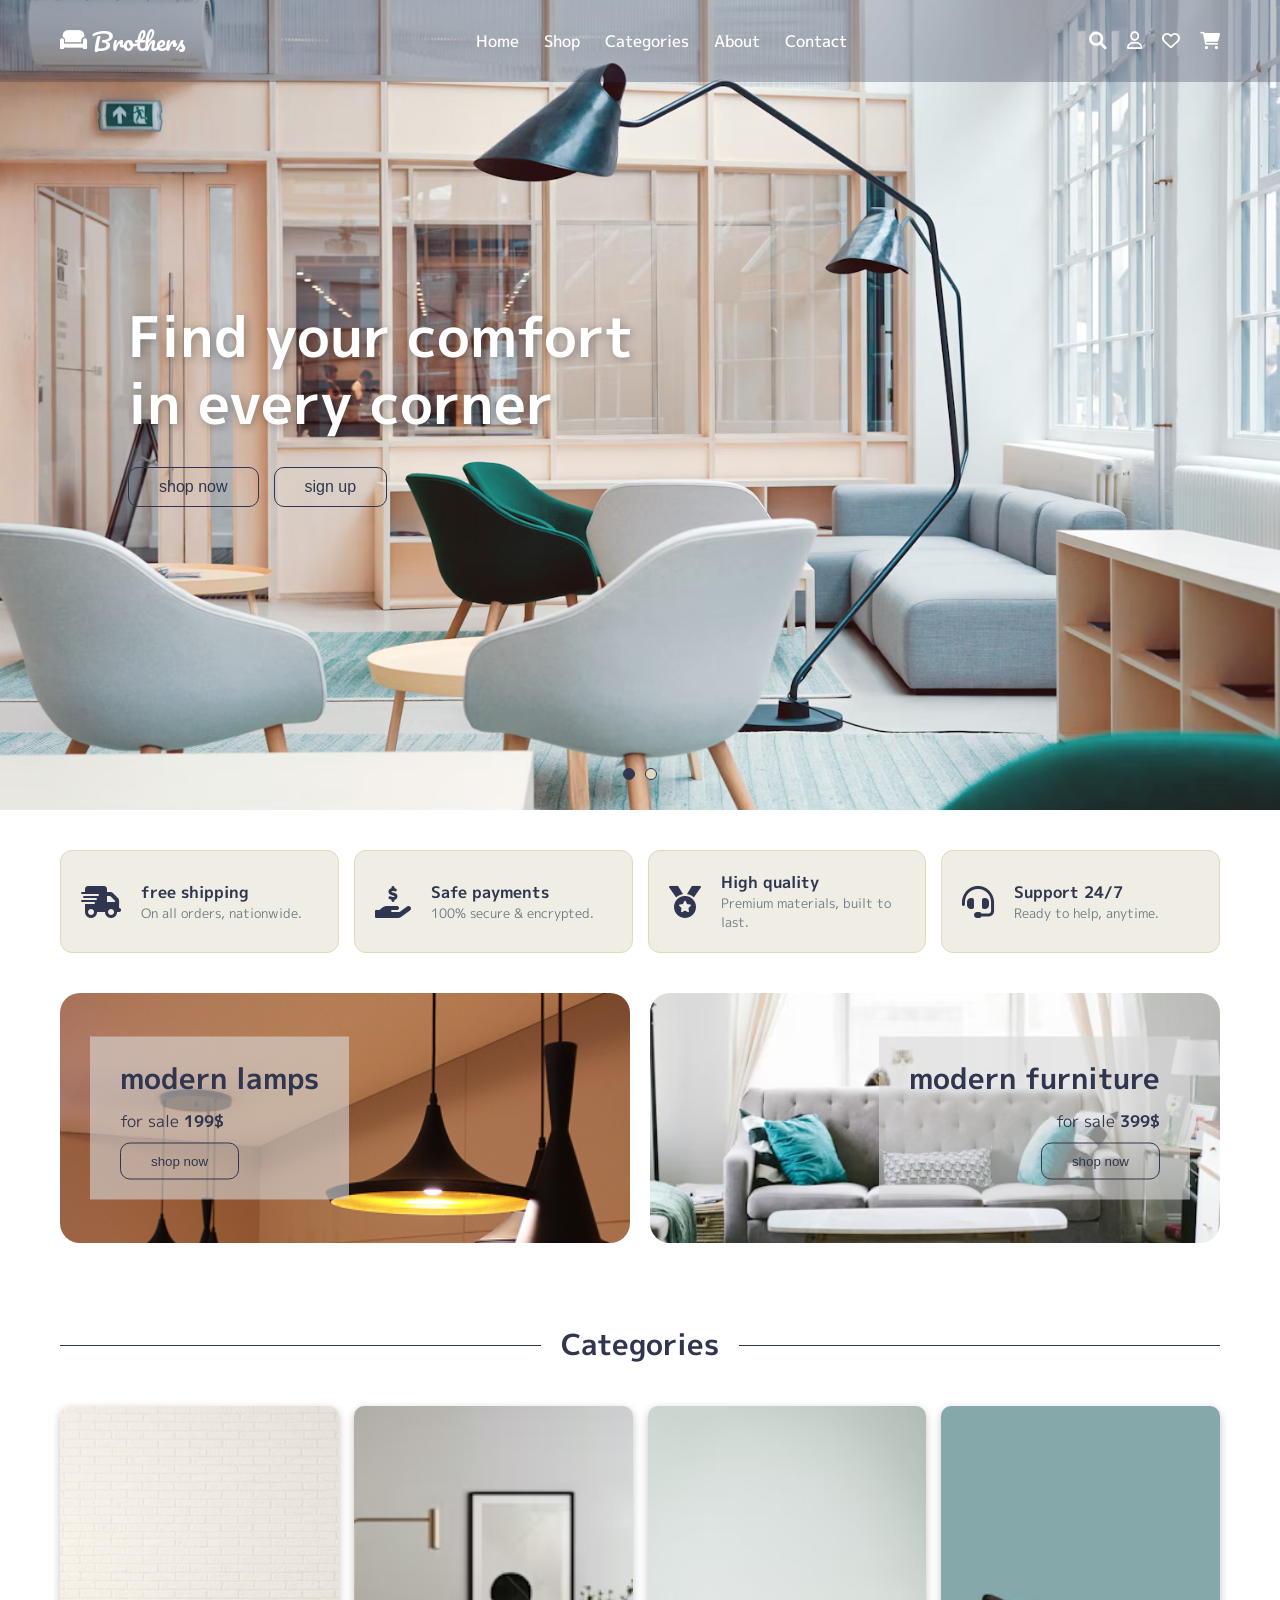
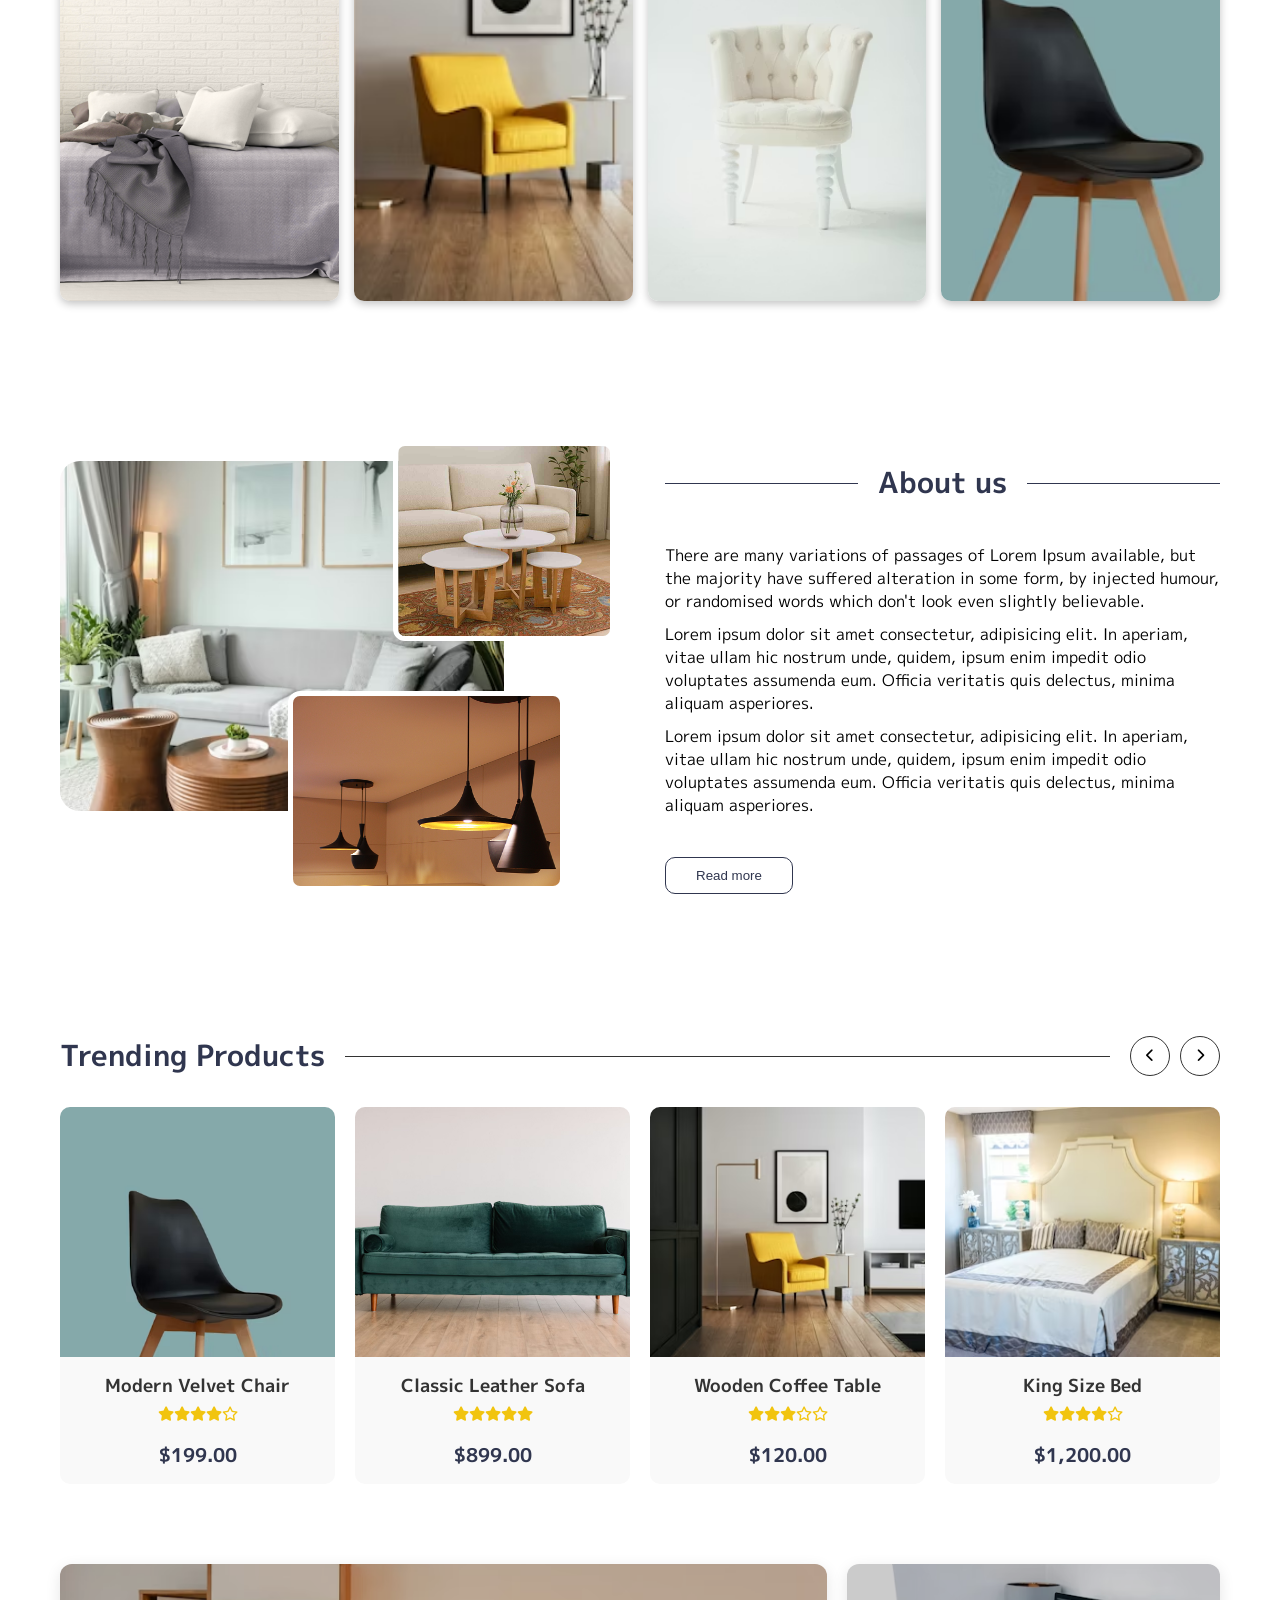
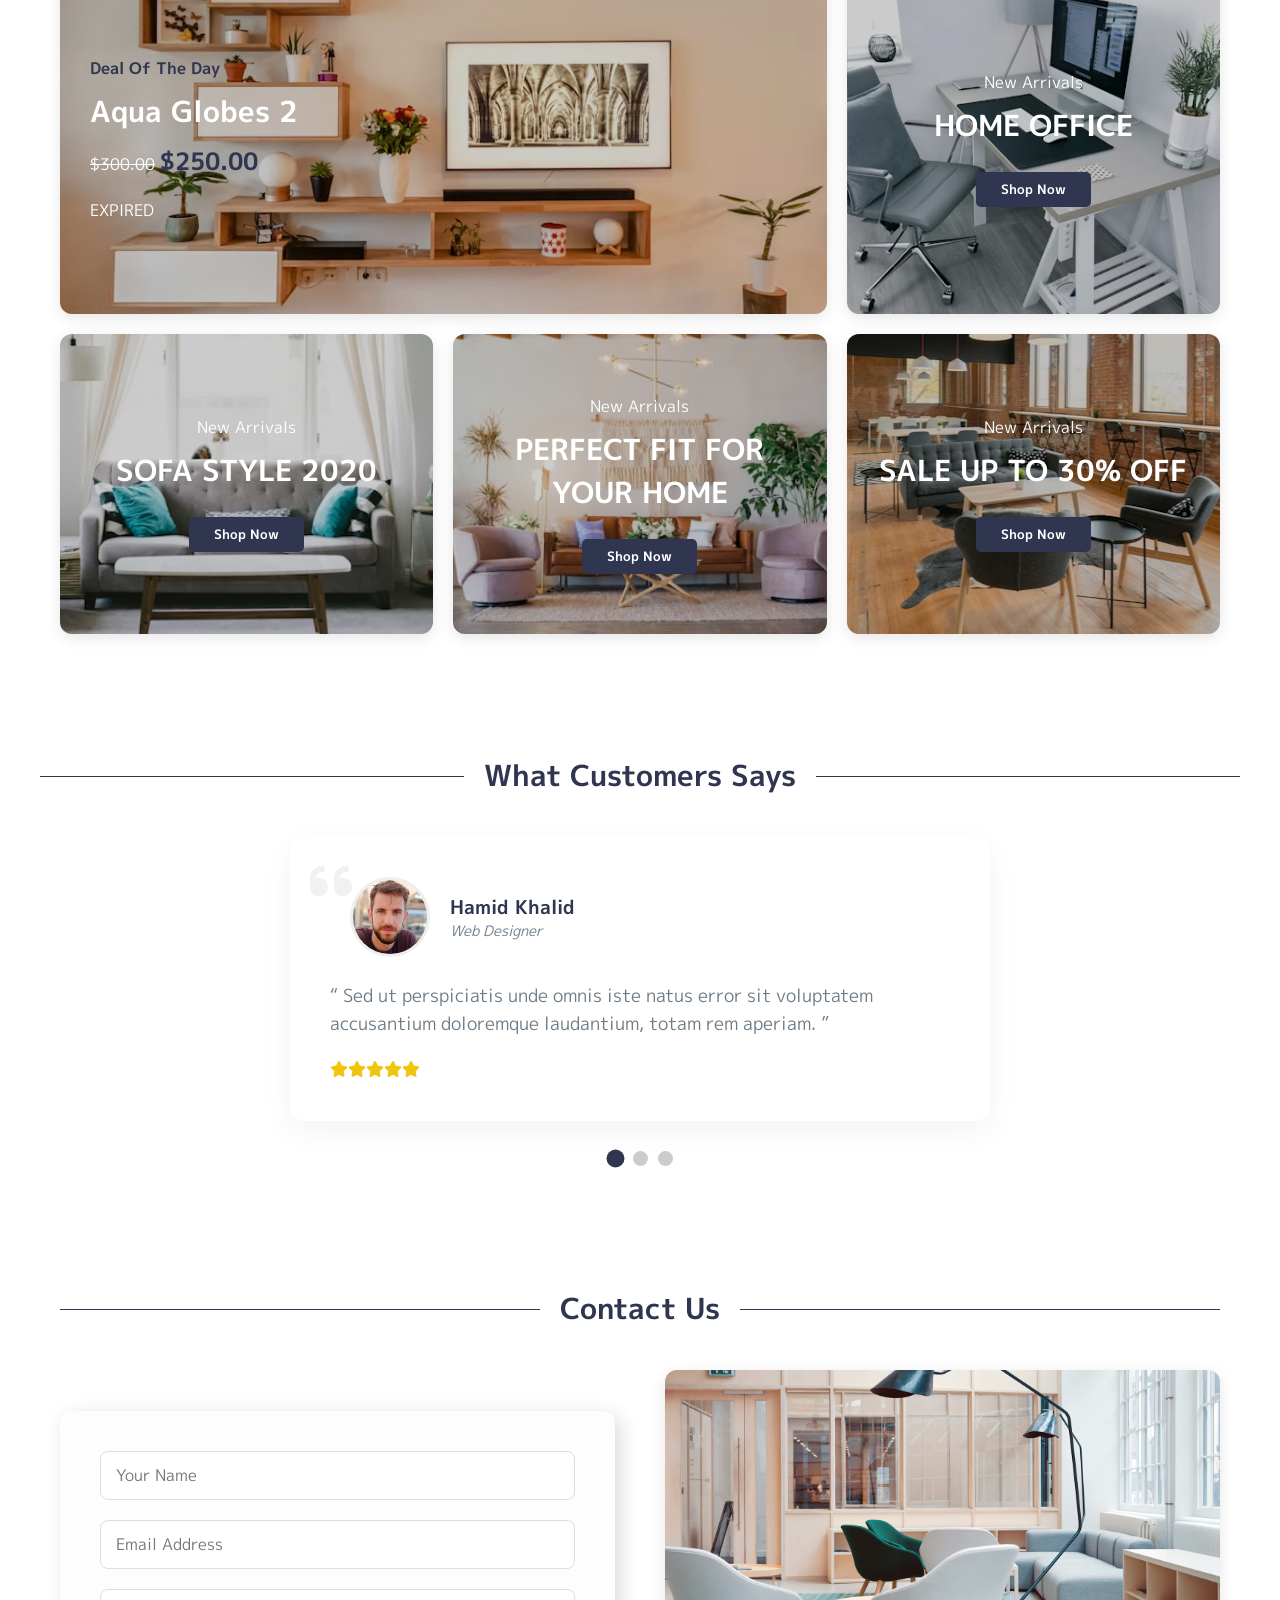
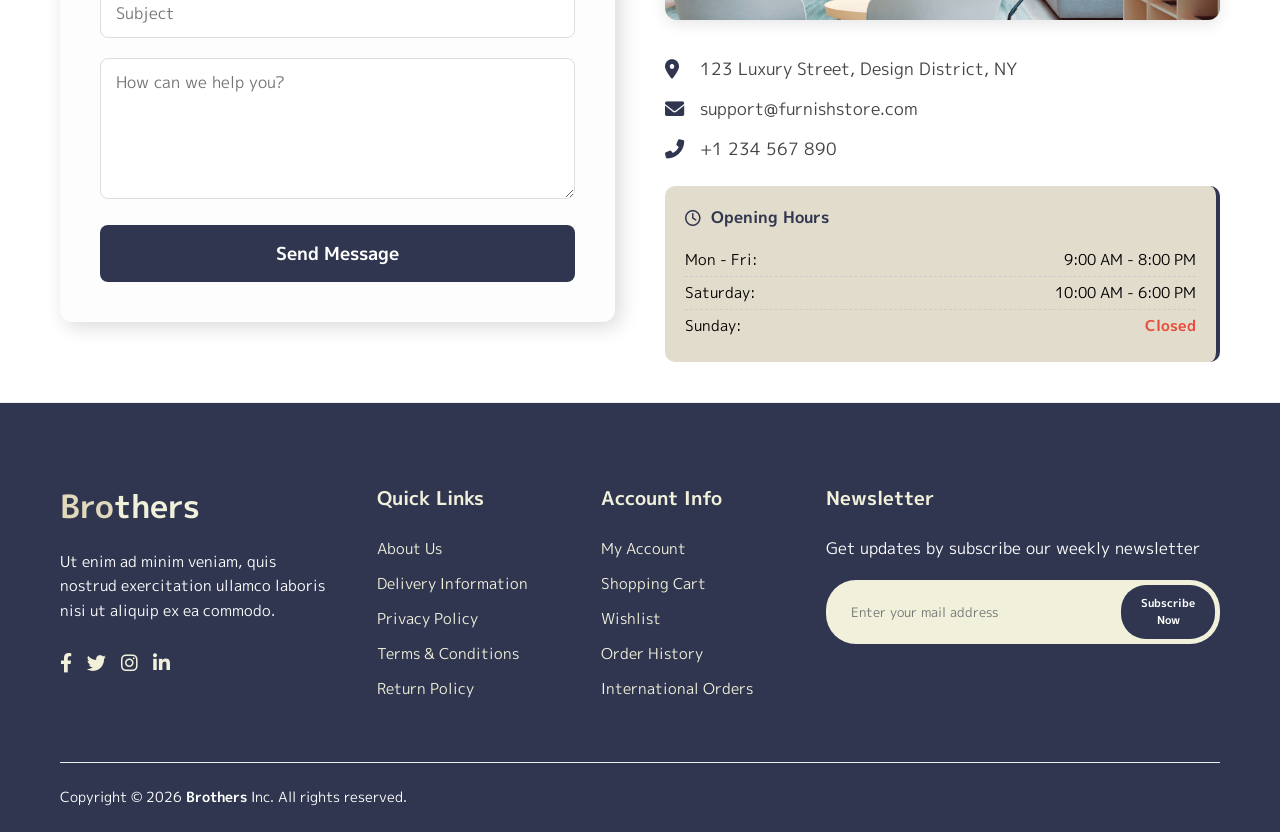
<file: index.html>
<!DOCTYPE html>
<html lang="en" dir="ltr">

<head>
    <meta charset="UTF-8">
    <meta name="viewport" content="width=device-width, initial-scale=1.0">
    <title>Brothers Store</title>
    <link rel="preconnect" href="https://fonts.googleapis.com">
    <link rel="preconnect" href="https://fonts.gstatic.com" crossorigin>
    <link href="https://fonts.googleapis.com/css2?family=Pacifico&display=swap" rel="stylesheet">

    <link rel="preconnect" href="https://fonts.googleapis.com">
    <link rel="preconnect" href="https://fonts.gstatic.com" crossorigin>
    <link href="https://fonts.googleapis.com/css2?family=M+PLUS+1p&display=swap" rel="stylesheet">

    <link rel="stylesheet" href="https://cdnjs.cloudflare.com/ajax/libs/font-awesome/6.0.0/css/all.min.css">
    <link rel="stylesheet" href="css/style.css">
</head>

<body>

    <nav class="navbar">
        <div class="nav-container">
            <a href="index.html" class="logo">
                <i class="fas fa-couch"></i>Brothers
            </a>
            <ul class="nav-links">
                <li><a href="index.html">Home</a></li>
                <li><a href="product.html">Shop</a></li>
                <li class="nav-item dropdown">
                    <a href="#categories" class="nav-link">Categories</a>
                    <ul class="dropdown-menu">
                        <li><a href="categories.html"><i class="fas fa-bed"></i> Beds</a></li>
                        <li><a href="categories.html"><i class="fas fa-couch"></i> Sofa</a></li>
                        <li><a href="categories.html"><i class="fas fa-chair"></i> Chairs</a></li>
                        <li><a href="categories.html"><i class="fas fa-lightbulb"></i> Lighting</a></li>
                        <li><a href="categories.html"><i class="fas fa-table"></i> Tables</a></li>
                    </ul>
                </li>
                <li><a href="#">About</a></li>
                <li><a href="contact.html">Contact</a></li>
            </ul>
            <div class="nav-icons">
                <div class="search-box">
                    <input type="text" id="searchInput" placeholder="search...">
                    <i class="fas fa-search" id="searchBtn" title="Search.."></i>
                    <div id="searchResults" class="search-results-dropdown"></div>
                </div>
                <a href="#" title="Profile"><i class="far fa-user"></i></a>
                <a href="favourites.html" title="Favourites"><i class="far fa-heart"></i></a>
                <a href="cart.html" title="Shopping cart"><i class="fas fa-shopping-cart"></i></a>
            </div>
        </div>
    </nav>

    <header class="hero">
        <div class="slide active" style="background-image: url('img/cover-1.jpg');">
            <div class="hero-content">
                <h1>Find your comfort <br> in every corner</h1>
                <div class="hero-btns">
                    <a href="#" class="btn-shop">shop now</a>
                    <a href="#" class="btn-signup">sign up</a>
                </div>
            </div>
        </div>
        <div class="slide " style="background-image: url('img/cover-2.jpg');">
            <div class="hero-content">
                <h1>Elevate your home <br> with a modern touch</h1>
                <div class="hero-btns">
                    <a href="#" class="btn-shop" style="background-color: rgba(255, 255, 255, 0.4);">shop now</a>
                    <a href="#" class="btn-signup" style="background-color: rgba(255, 255, 255, 0.4);">sign up</a>
                </div>
            </div>
        </div>
        <div class="slider-dots">
            <span class="dot active" onclick="currentSlide(0)"></span>
            <span class="dot" onclick="currentSlide(1)"></span>
        </div>
    </header>

    <div class="container">
        <section class="features">
            <div class="feature-card">
                <i class="fas fa-shipping-fast"></i>
                <div class="text">
                    <h4>free shipping</h4>
                    <p>On all orders, nationwide.</p>
                </div>
            </div>
            <div class="feature-card">
                <i class="fas fa-hand-holding-usd"></i>
                <div class="text">
                    <h4>Safe payments</h4>
                    <p>100% secure & encrypted.</p>
                </div>
            </div>
            <div class="feature-card">
                <i class="fa-solid fa-medal"></i>
                <div class="text">
                    <h4>High quality</h4>
                    <p>Premium materials, built to last.</p>
                </div>
            </div>
            <div class="feature-card">
                <i class="fa-solid fa-headset"></i>
                <div class="text">
                    <h4>Support 24/7</h4>
                    <p>Ready to help, anytime.</p>
                </div>
            </div>
        </section>

        <section class="promos">
            <div class="promo-banner">
                <div class="promo-text">
                    <h3>modern lamps</h3>
                    <p>for sale <b>199$</b></p>
                    <button class="btn-shop">shop now</button>
                </div>
                <img src="img/5.png" alt="">
            </div>
            <div class="promo-banner">
                <div class="promo-text">
                    <h3>modern furniture</h3>
                    <p>for sale <b>399$</b></p>
                    <button class="btn-shop">shop now</button>
                </div>
                <img src="img/ad1.jpg" alt="">
            </div>
        </section>

        <h2 class="section-title"><span>Categories</span></h2>
        <section class="categories">
            <a href="categories.html">
                <div class="cat-card">
                    <img src="img/3.png" alt="">
                    <div class="cat-info">
                        <h4>Beds</h4>
                        <p>23 item</p>
                    </div>
                </div>
            </a>
            <a href="categories.html">
                <div class="cat-card">
                    <img src="img/cat2.jpg" alt="">
                    <div class="cat-info">
                        <h4>Sofa</h4>
                        <p>26 item</p>
                    </div>
                </div>
            </a>
            <a href="categories.html">
                <div class="cat-card">
                    <img src="img/cat-3.jpg" alt="">
                    <div class="cat-info">
                        <h4>Chairs</h4>
                        <p>53 item</p>
                    </div>
                </div>
            </a>
            <a href="categories.html">
                <div class="cat-card">
                    <img src="img/cat-4.jpg" alt="">
                    <div class="cat-info">
                        <h4>Lamps</h4>
                        <p>53 item</p>
                    </div>
                </div>
            </a>
        </section>

        <section class="about-section">
            <div class="about-images">
                <img src="img/ad3.jpg" class="img-main" alt="">
                <img src="img/4.png" class="img-top" alt="">
                <img src="img/5.png" class="img-bottom" alt="">
            </div>
            <div class="about-content">
                <h2 class="section-title" style="margin-top: 0;"><span>About us</span></h2>
                <p>There are many variations of passages of Lorem Ipsum available, but the majority have suffered
                    alteration in some form, by injected humour, or randomised words which don't look even slightly
                    believable.</p>
                <p>
                    Lorem ipsum dolor sit amet consectetur, adipisicing elit. In aperiam, vitae ullam hic nostrum unde,
                    quidem, ipsum enim impedit odio voluptates assumenda eum. Officia veritatis quis delectus, minima
                    aliquam asperiores.
                </p>
                <p>
                    Lorem ipsum dolor sit amet consectetur, adipisicing elit. In aperiam, vitae ullam hic nostrum unde,
                    quidem, ipsum enim impedit odio voluptates assumenda eum. Officia veritatis quis delectus, minima
                    aliquam asperiores.
                </p>
                <button class="btn-signup">Read more</button>
            </div>
        </section>
    </div>

    <section class="container trending-section">
        <div class="trending-header">
            <h2 class="section-title-side"><span>Trending Products</span></h2>
            <div class="slider-arrows">
                <button id="prevProduct" class="arrow-btn"><i class="fas fa-chevron-left"></i></button>
                <button id="nextProduct" class="arrow-btn"><i class="fas fa-chevron-right"></i></button>
            </div>
        </div>

        <div class="product-slider-container">
            <div class="product-wrapper" id="productWrapper">
                <a href="product.html" class="product-card">
                    <div class="product-img-box">
                        <img src="img/product-1.jpg" alt="Product">
                    </div>
                    <div class="product-info">
                        <h4>Modern Velvet Chair</h4>
                        <div class="rating">
                            <i class="fas fa-star"></i><i class="fas fa-star"></i><i class="fas fa-star"></i><i
                                class="fas fa-star"></i><i class="far fa-star"></i>
                        </div>
                        <p class="price">$199.00</p>
                    </div>
                </a>
                <a href="product.html" class="product-card">
                    <div class="product-img-box">
                        <img src="img/cover-2.jpg" alt="Product">
                    </div>
                    <div class="product-info">
                        <h4>Classic Leather Sofa</h4>
                        <div class="rating">
                            <i class="fas fa-star"></i><i class="fas fa-star"></i><i class="fas fa-star"></i><i
                                class="fas fa-star"></i><i class="fas fa-star"></i>
                        </div>
                        <p class="price">$899.00</p>
                    </div>
                </a>
                <a href="product.html" class="product-card">
                    <div class="product-img-box"><img src="img/cat2.jpg">
                    </div>
                    <div class="product-info">
                        <h4>Wooden Coffee Table</h4>
                        <div class="rating"><i class="fas fa-star"></i><i class="fas fa-star"></i><i
                                class="fas fa-star"></i><i class="far fa-star"></i><i class="far fa-star"></i></div>
                        <p class="price">$120.00</p>
                    </div>
                </a>
                <a href="product.html" class="product-card">
                    <div class="product-img-box"><img src="img/product-2.jpg">
                    </div>
                    <div class="product-info">
                        <h4>King Size Bed</h4>
                        <div class="rating"><i class="fas fa-star"></i><i class="fas fa-star"></i><i
                                class="fas fa-star"></i><i class="fas fa-star"></i><i class="far fa-star"></i></div>
                        <p class="price">$1,200.00</p>
                    </div>
                </a>
                <a href="product.html" class="product-card">
                    <div class="product-img-box"><img src="img/cat-3.jpg">
                    </div>
                    <div class="product-info">
                        <h4>Minimalist Chair</h4>
                        <div class="rating"><i class="fas fa-star"></i><i class="fas fa-star"></i><i
                                class="fas fa-star"></i><i class="far fa-star"></i><i class="far fa-star"></i></div>
                        <p class="price">$85.00</p>
                    </div>
                </a>
                <a href="product.html" class="product-card">
                    <div class="product-img-box"><img src="img/3.png">
                    </div>
                    <div class="product-info">
                        <h4>Stylish Bed</h4>
                        <div class="rating"><i class="fas fa-star"></i><i class="fas fa-star"></i><i
                                class="fas fa-star"></i><i class="fas fa-star"></i><i class="fas fa-star"></i></div>
                        <p class="price">$245.00</p>
                    </div>
                </a>
            </div>
        </div>
    </section>

    <section class="container ads-section">
        <div class="ads-grid">

            <div class="ad-card large-ad" style="background-image: url('img/ad4.jpg');">
                <div class="ad-overlay">
                    <p class="tagline">Deal Of The Day</p>
                    <h2>Aqua Globes 2</h2>
                    <p class="price-tag"><del>$300.00</del> <span>$250.00</span></p>

                    <div class="countdown">
                        <div class="time-box"><span id="days">00</span>
                            <p>Days</p>
                        </div>
                        <div class="time-box"><span id="hours">00</span>
                            <p>Hours</p>
                        </div>
                        <div class="time-box"><span id="mins">00</span>
                            <p>Mins</p>
                        </div>
                        <div class="time-box"><span id="secs">00</span>
                            <p>Secs</p>
                        </div>
                    </div>
                </div>
            </div>

            <div class="ad-card orange-ad" style="background-image: url('img/ad5.jpg');">
                <div class="ad-overlay centered">
                    <p>New Arrivals</p>
                    <h3>HOME OFFICE</h3>
                    <button class="shop-now-dark">Shop Now</button>
                </div>
            </div>

            <div class="ad-card small-ad" style="background-image: url('img/ad6.jpg');">
                <div class="ad-overlay centered">
                    <p>New Arrivals</p>
                    <h3>SOFA STYLE 2020</h3>
                    <button class="shop-now-dark">Shop Now</button>
                </div>
            </div>

            <div class="ad-card small-ad" style="background-image: url('img/ad7.jpg');">
                <div class="ad-overlay centered">
                    <p>New Arrivals</p>
                    <h3>PERFECT FIT FOR YOUR HOME</h3>
                    <button class="shop-now-dark">Shop Now</button>
                </div>
            </div>

            <div class="ad-card small-ad" style="background-image: url('img/ad8.jpg');">
                <div class="ad-overlay centered">
                    <p>New Arrivals</p>
                    <h3>SALE UP TO 30% OFF</h3>
                    <button class="shop-now-dark">Shop Now</button>
                </div>
            </div>

        </div>
    </section>

    <section class="container testimonials-section">
        <h2 class="section-title"><span>What Customers Says</span></h2>

        <div class="testimonial-slider">
            <div class="testimonial-item active">
                <div class="testimonial-card">
                    <i class="fas fa-quote-left quote-icon-bg"></i>
                    <div class="client-header">
                        <img src="img/person1.jpg" alt="Hamid Khalid" class="client-img">
                        <div class="client-meta">
                            <h4>Hamid Khalid</h4>
                            <p>Web Designer</p>
                        </div>
                    </div>
                    <div class="client-review">
                        <p>“ Sed ut perspiciatis unde omnis iste natus error sit voluptatem accusantium doloremque
                            laudantium, totam rem aperiam. ”</p>
                        <div class="stars">
                            <i class="fas fa-star"></i><i class="fas fa-star"></i><i class="fas fa-star"></i><i
                                class="fas fa-star"></i><i class="fas fa-star"></i>
                        </div>
                    </div>
                </div>
            </div>

            <div class="testimonial-item">
                <div class="testimonial-card">
                    <i class="fas fa-quote-left quote-icon-bg"></i>
                    <div class="client-header">
                        <img src="img/person2.jpg" alt="Sara Ahmed" class="client-img">
                        <div class="client-meta">
                            <h4>Sara Ahmed</h4>
                            <p>Interior Designer</p>
                        </div>
                    </div>
                    <div class="client-review">
                        <p>“ Sed ut perspiciatis unde omnis iste natus error sit voluptatem accusantium doloremque
                            laudantium, totam rem aperiam. ”</p>
                        <div class="stars">
                            <i class="fas fa-star"></i><i class="fas fa-star"></i><i class="fas fa-star"></i><i
                                class="fas fa-star"></i><i class="fas fa-star-half-alt"></i>
                        </div>
                    </div>
                </div>
            </div>

            <div class="testimonial-item">
                <div class="testimonial-card">
                    <i class="fas fa-quote-left quote-icon-bg"></i>
                    <div class="client-header">
                        <img src="img/person3.jpg" alt="John Doe" class="client-img">
                        <div class="client-meta">
                            <h4>John Doe</h4>
                            <p>Architect</p>
                        </div>
                    </div>
                    <div class="client-review">
                        <p>“ Great experience! The modern touch they added to my living room is exactly what I was
                            looking
                            for. Top notch quality. ”</p>
                        <div class="stars">
                            <i class="fas fa-star"></i><i class="fas fa-star"></i><i class="fas fa-star"></i><i
                                class="fas fa-star"></i><i class="far fa-star"></i>
                        </div>
                    </div>
                </div>
            </div>

            <div class="testimonial-dots">
                <span class="t-dot active" onclick="currentTestimonial(0)"></span>
                <span class="t-dot" onclick="currentTestimonial(1)"></span>
                <span class="t-dot" onclick="currentTestimonial(2)"></span>
            </div>
        </div>
    </section>

    <section class="container contact-section">
        <div class="container">
            <h2 class="section-title"><span>Contact Us</span></h2>

            <div class="contact-grid">
                <div class="contact-form-wrapper">
                    <form id="contactForm">
                        <div class="input-group">
                            <input type="text" placeholder="Your Name" required>
                        </div>
                        <div class="input-group">
                            <input type="email" placeholder="Email Address" required>
                        </div>
                        <div class="input-group">
                            <input type="text" placeholder="Subject">
                        </div>
                        <div class="input-group">
                            <textarea placeholder="How can we help you?" rows="5" required></textarea>
                        </div>
                        <button type="submit" class="submit-btn">Send Message</button>
                    </form>
                </div>

                <div class="contact-info-wrapper">
                    <div class="contact-img-container">
                        <img src="img/cover-1.jpg" alt="Our Showroom" class="contact-img">
                    </div>

                    <div class="info-content">
                        <div class="info-item">
                            <i class="fas fa-map-marker-alt"></i>
                            <p>123 Luxury Street, Design District, NY</p>
                        </div>
                        <div class="info-item">
                            <i class="fas fa-envelope"></i>
                            <p>support@furnishstore.com</p>
                        </div>
                        <div class="info-item">
                            <i class="fas fa-phone-alt"></i>
                            <p>+1 234 567 890</p>
                        </div>

                        <div class="opening-hours">
                            <h4><i class="far fa-clock"></i> Opening Hours</h4>
                            <ul>
                                <li><span>Mon - Fri:</span> <span>9:00 AM - 8:00 PM</span></li>
                                <li><span>Saturday:</span> <span>10:00 AM - 6:00 PM</span></li>
                                <li><span>Sunday:</span> <span class="closed">Closed</span></li>
                            </ul>
                        </div>
                    </div>
                </div>
            </div>
        </div>
    </section>

    <footer class="main-footer">
        <div class="container">
            <div class="footer-grid">
                <div class="footer-col brand-col">
                    <h2 class="footer-logo">Bro<span>thers</span></h2>
                    <p class="footer-desc">
                        Ut enim ad minim veniam, quis nostrud exercitation ullamco laboris nisi ut aliquip ex ea
                        commodo.
                    </p>
                    <div class="social-links">
                        <a href="#"><i class="fab fa-facebook-f"></i></a>
                        <a href="#"><i class="fab fa-twitter"></i></a>
                        <a href="#"><i class="fab fa-instagram"></i></a>
                        <a href="#"><i class="fab fa-linkedin-in"></i></a>
                    </div>
                </div>

                <div class="footer-col">
                    <h3>Quick Links</h3>
                    <ul>
                        <li><a href="#">About Us</a></li>
                        <li><a href="#">Delivery Information</a></li>
                        <li><a href="#">Privacy Policy</a></li>
                        <li><a href="#">Terms & Conditions</a></li>
                        <li><a href="#">Return Policy</a></li>
                    </ul>
                </div>

                <div class="footer-col">
                    <h3>Account Info</h3>
                    <ul>
                        <li><a href="#">My Account</a></li>
                        <li><a href="#">Shopping Cart</a></li>
                        <li><a href="#">Wishlist</a></li>
                        <li><a href="#">Order History</a></li>
                        <li><a href="#">International Orders</a></li>
                    </ul>
                </div>

                <div class="footer-col newsletter-col">
                    <h3>Newsletter</h3>
                    <p>Get updates by subscribe our weekly newsletter</p>
                    <div class="newsletter-box">
                        <input type="email" placeholder="Enter your mail address">
                        <button>Subscribe Now</button>
                    </div>
                </div>
            </div>

            <hr class="footer-divider">

            <div class="footer-bottom">
                <p>Copyright © 2026 <strong>Brothers</strong> Inc. All rights reserved.</p>
                <div class="payment-methods">
                    <i class="fab fa-cc-visa"></i>
                    <i class="fab fa-cc-paypal"></i>
                    <i class="fab fa-cc-mastercard"></i>
                    <i class="fab fa-stripe"></i>
                </div>
            </div>
        </div>
    </footer>

    <button id="backToTop" title="Go to top">
        <i class="fas fa-arrow-up"></i>
    </button>


    <script src="js/main.js"></script>
</body>

</html>
</file>
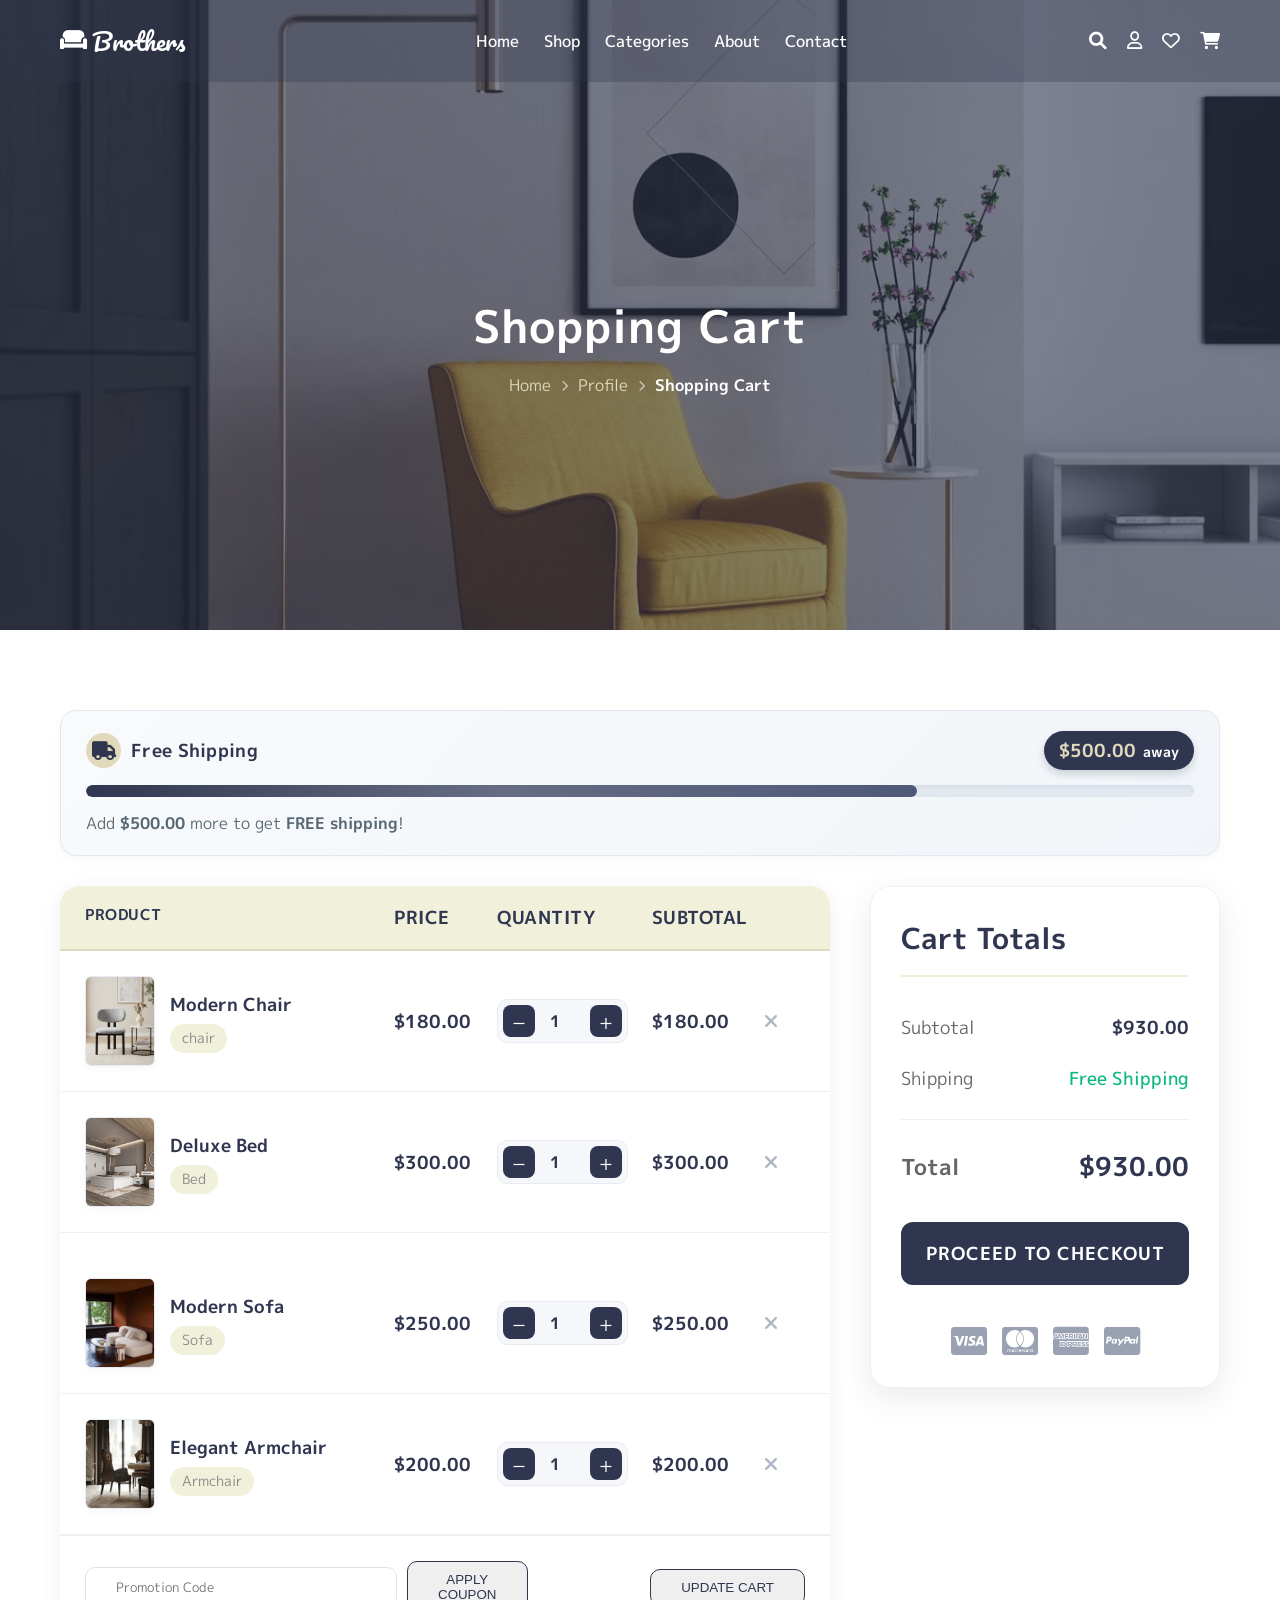
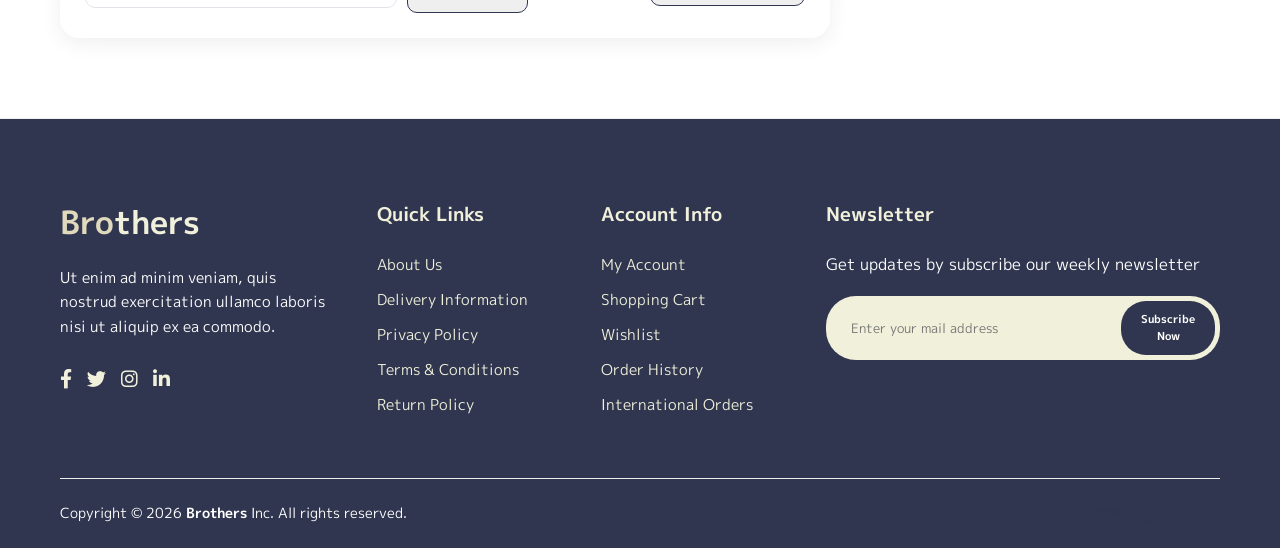
<file: cart.html>
<!DOCTYPE html>
<html lang="en" dir="ltr">

<head>
    <meta charset="UTF-8">
    <meta name="viewport" content="width=device-width, initial-scale=1.0">
    <title>Brothers Store</title>
    <link rel="preconnect" href="https://fonts.googleapis.com">
    <link rel="preconnect" href="https://fonts.gstatic.com" crossorigin>
    <link href="https://fonts.googleapis.com/css2?family=Pacifico&display=swap" rel="stylesheet">

    <link rel="preconnect" href="https://fonts.googleapis.com">
    <link rel="preconnect" href="https://fonts.gstatic.com" crossorigin>
    <link href="https://fonts.googleapis.com/css2?family=M+PLUS+1p&display=swap" rel="stylesheet">

    <link rel="stylesheet" href="https://cdnjs.cloudflare.com/ajax/libs/font-awesome/6.0.0/css/all.min.css">
    <link rel="stylesheet" href="./css/style.css">
</head>

<body>

    <nav class="navbar">
        <div class="nav-container">
            <a href="index.html" class="logo">
                <i class="fas fa-couch"></i>Brothers
            </a>
            <ul class="nav-links">
                <li><a href="index.html">Home</a></li>
                <li><a href="product.html">Shop</a></li>
                <li class="nav-item dropdown">
                    <a href="#categories" class="nav-link">Categories</a>
                    <ul class="dropdown-menu">
                        <li><a href="categories.html"><i class="fas fa-bed"></i> Beds</a></li>
                        <li><a href="categories.html"><i class="fas fa-couch"></i> Sofa</a></li>
                        <li><a href="categories.html"><i class="fas fa-chair"></i> Chairs</a></li>
                        <li><a href="categories.html"><i class="fas fa-lightbulb"></i> Lighting</a></li>
                        <li><a href="categories.html"><i class="fas fa-table"></i> Tables</a></li>
                    </ul>
                </li>
                <li><a href="#">About</a></li>
                <li><a href="contact.html">Contact</a></li>
            </ul>
            <div class="nav-icons">
                <div class="search-box">
                    <input type="text" id="searchInput" placeholder="search...">
                    <i class="fas fa-search" id="searchBtn" title="Search.."></i>
                    <div id="searchResults" class="search-results-dropdown"></div>
                </div>
                <a href="#" title="Profile"><i class="far fa-user"></i></a>
                <a href="favourites.html" title="Favourites"><i class="far fa-heart"></i></a>
                <a href="cart.html" title="Shopping cart"><i class="fas fa-shopping-cart"></i></a>
            </div>
        </div>
    </nav>

    <section class="sub-hero"
        style="background-image: linear-gradient(rgba(48, 54, 79, 0.6), rgba(48, 54, 79, 0.6)), url('img/sub-hero.jpg');">
        <div class="container">
            <div class="sub-hero-content">
                <h1>Shopping Cart</h1>
                <nav class="breadcrumb">
                    <a href="index.html">Home</a>
                    <i class="fas fa-chevron-right"></i>
                    <a href="#">Profile</a>
                    <i class="fas fa-chevron-right"></i>
                    <span>Shopping Cart</span>
                </nav>
            </div>
        </div>
    </section>

    <section class="cart-page container">
        <div class="shipping-progress-bar">
            <div class="shipping-header">
                <div class="shipping-title">
                    <i class="fas fa-truck"></i>
                    <span>Free Shipping</span>
                </div>
                <div class="shipping-amount">
                    <span class="remaining">$500.00</span> away
                </div>
            </div>
            <div class="progress-container">
                <div class="progress-fill" style="width: 75%;"></div>
            </div>
            <p>
                Add <strong>$500.00</strong> more to get <strong>FREE shipping</strong>!
            </p>
        </div>

        <div class="cart-wrapper">
            <div class="cart-items-section">
                <div class="cart-table">
                    <div class="cart-table-header">
                        <div class="col-product">Product</div>
                        <div class="col-price">Price</div>
                        <div class="col-quantity">Quantity</div>
                        <div class="col-subtotal">Subtotal</div>
                        <div class="col-remove"></div>
                    </div>

                    <div class="cart-table-row">
                        <div class="col-product">
                            <div class="product-info1">
                                <img src="img/c2.jpg" alt="Modern Sofa">
                                <div class="product-details">
                                    <h3>Modern Chair</h3>
                                    <span class="product-category">chair</span>
                                </div>
                            </div>
                        </div>
                        <div class="col-price">$180.00</div>
                        <div class="col-quantity">
                            <div class="quantity-selector">
                                <button class="qty-btn minus">−</button>
                                <input type="number" value="1" min="1" class="qty-input">
                                <button class="qty-btn plus">+</button>
                            </div>
                        </div>
                        <div class="col-subtotal">$180.00</div>
                        <div class="col-remove">
                            <button class="remove-item" title="Remove item">
                                <i class="fas fa-times"></i>
                            </button>
                        </div>
                    </div>

                    <div class="cart-table-row">
                        <div class="col-product">
                            <div class="product-info1">
                                <img src="img/bed.jpg" alt="Cozy Armchair">
                                <div class="product-details">
                                    <h3>Deluxe Bed</h3>
                                    <span class="product-category">Bed</span>
                                </div>
                            </div>
                        </div>
                        <div class="col-price">$300.00</div>
                        <div class="col-quantity">
                            <div class="quantity-selector">
                                <button class="qty-btn minus">−</button>
                                <input type="number" value="1" min="1" class="qty-input">
                                <button class="qty-btn plus">+</button>
                            </div>
                        </div>
                        <div class="col-subtotal">$300.00</div>
                        <div class="col-remove">
                            <button class="remove-item" title="Remove item">
                                <i class="fas fa-times"></i>
                            </button>
                        </div>
                    </div>
                </div>

                <div class="cart-table-row">
                    <div class="col-product">
                        <div class="product-info1">
                            <img src="img/msofa.jpg" alt="Modern Sofa">
                            <div class="product-details">
                                <h3>Modern Sofa</h3>
                                <span class="product-category">Sofa</span>
                            </div>
                        </div>
                    </div>
                    <div class="col-price">$250.00</div>
                    <div class="col-quantity">
                        <div class="quantity-selector">
                            <button class="qty-btn minus">−</button>
                            <input type="number" value="1" min="1" class="qty-input">
                            <button class="qty-btn plus">+</button>
                        </div>
                    </div>
                    <div class="col-subtotal">$250.00</div>
                    <div class="col-remove">
                        <button class="remove-item" title="Remove item">
                            <i class="fas fa-times"></i>
                        </button>
                    </div>
                </div>

                <div class="cart-table-row">
                    <div class="col-product">
                        <div class="product-info1">
                            <img src="img/chair.jpg" alt="Modern Sofa">
                            <div class="product-details">
                                <h3>Elegant Armchair</h3>
                                <span class="product-category">Armchair</span>
                            </div>
                        </div>
                    </div>
                    <div class="col-price">$200.00</div>
                    <div class="col-quantity">
                        <div class="quantity-selector">
                            <button class="qty-btn minus">−</button>
                            <input type="number" value="1" min="1" class="qty-input">
                            <button class="qty-btn plus">+</button>
                        </div>
                    </div>
                    <div class="col-subtotal">$200.00</div>
                    <div class="col-remove">
                        <button class="remove-item" title="Remove item">
                            <i class="fas fa-times"></i>
                        </button>
                    </div>
                </div>
                <div class="cart-actions">
                    <div class="coupon-box">
                        <input type="text" placeholder="Promotion Code">
                        <button class="btn-shop">APPLY COUPON</button>
                    </div>
                    <button class="btn-shop">UPDATE CART</button>
                </div>
            </div>

            <div class="cart-summary">
                <h2>Cart Totals</h2>

                <div class="summary-details">
                    <div class="summary-line">
                        <span class="summary-label">Subtotal</span>
                        <span class="summary-value">$930.00</span>
                    </div>

                    <div class="summary-line">
                        <span class="summary-label">Shipping</span>
                        <span class="summary-value shipping-value">Free Shipping</span>
                    </div>

                    <div class="summary-divider"></div>

                    <div class="summary-line total">
                        <span class="summary-label">Total</span>
                        <span class="summary-value">$930.00</span>
                    </div>
                </div>

                <button class="checkout-btn">PROCEED TO CHECKOUT</button>

                <div class="payment-icons">
                    <i class="fab fa-cc-visa"></i>
                    <i class="fab fa-cc-mastercard"></i>
                    <i class="fab fa-cc-amex"></i>
                    <i class="fab fa-cc-paypal"></i>
                </div>
            </div>
        </div>
    </section>

    <footer class="main-footer">
        <div class="container">
            <div class="footer-grid">
                <div class="footer-col brand-col">
                    <h2 class="footer-logo">Bro<span>thers</span></h2>
                    <p class="footer-desc">
                        Ut enim ad minim veniam, quis nostrud exercitation ullamco laboris nisi ut aliquip ex ea
                        commodo.
                    </p>
                    <div class="social-links">
                        <a href="#"><i class="fab fa-facebook-f"></i></a>
                        <a href="#"><i class="fab fa-twitter"></i></a>
                        <a href="#"><i class="fab fa-instagram"></i></a>
                        <a href="#"><i class="fab fa-linkedin-in"></i></a>
                    </div>
                </div>

                <div class="footer-col">
                    <h3>Quick Links</h3>
                    <ul>
                        <li><a href="#">About Us</a></li>
                        <li><a href="#">Delivery Information</a></li>
                        <li><a href="#">Privacy Policy</a></li>
                        <li><a href="#">Terms & Conditions</a></li>
                        <li><a href="#">Return Policy</a></li>
                    </ul>
                </div>

                <div class="footer-col">
                    <h3>Account Info</h3>
                    <ul>
                        <li><a href="#">My Account</a></li>
                        <li><a href="#">Shopping Cart</a></li>
                        <li><a href="#">Wishlist</a></li>
                        <li><a href="#">Order History</a></li>
                        <li><a href="#">International Orders</a></li>
                    </ul>
                </div>

                <div class="footer-col newsletter-col">
                    <h3>Newsletter</h3>
                    <p>Get updates by subscribe our weekly newsletter</p>
                    <div class="newsletter-box">
                        <input type="email" placeholder="Enter your mail address">
                        <button>Subscribe Now</button>
                    </div>
                </div>
            </div>

            <hr class="footer-divider">

            <div class="footer-bottom">
                <p>Copyright © 2026 <strong>Brothers</strong> Inc. All rights reserved.</p>
                <div class="payment-methods">
                    <i class="fab fa-cc-visa"></i>
                    <i class="fab fa-cc-paypal"></i>
                    <i class="fab fa-cc-mastercard"></i>
                    <i class="fab fa-stripe"></i>
                </div>
            </div>
        </div>
    </footer>

    <button id="backToTop" title="Go to top">
        <i class="fas fa-arrow-up"></i>
    </button>

    <script src="./js/main.js"></script>

</body>

</html>
</file>
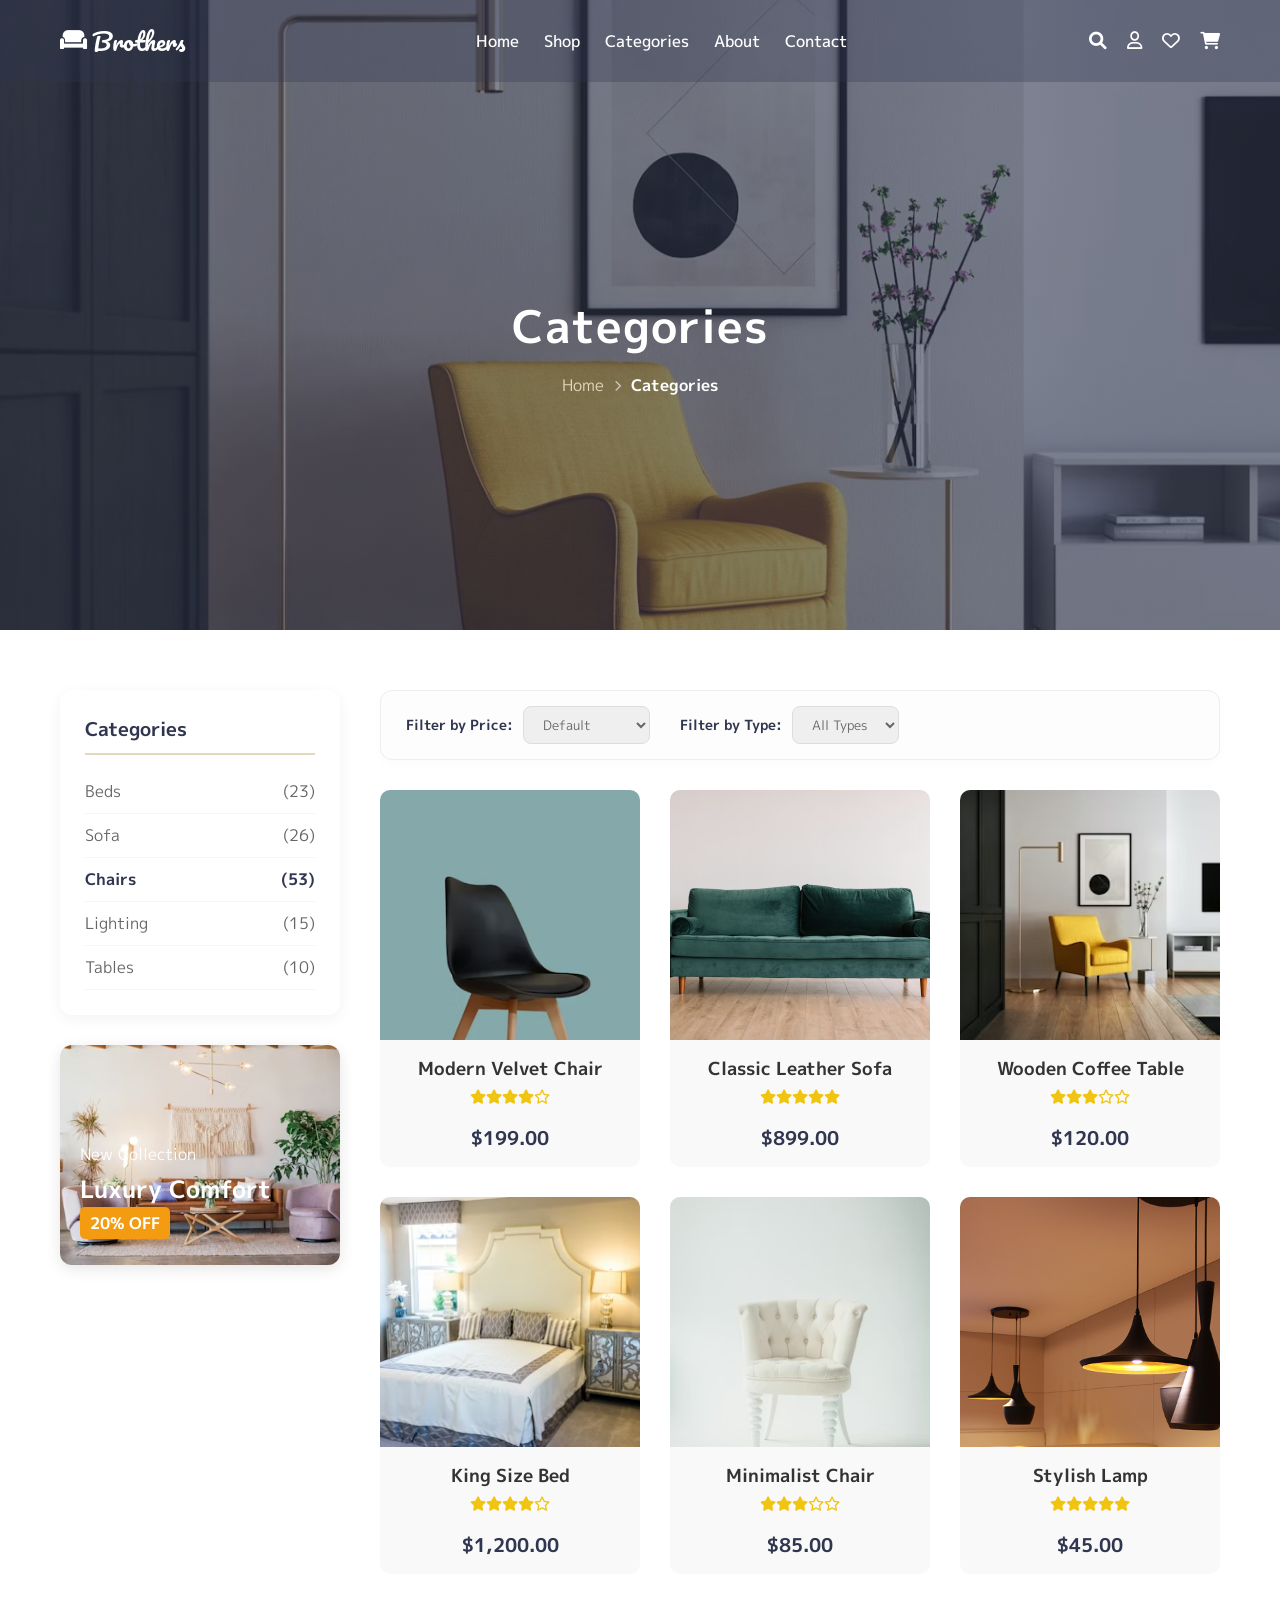
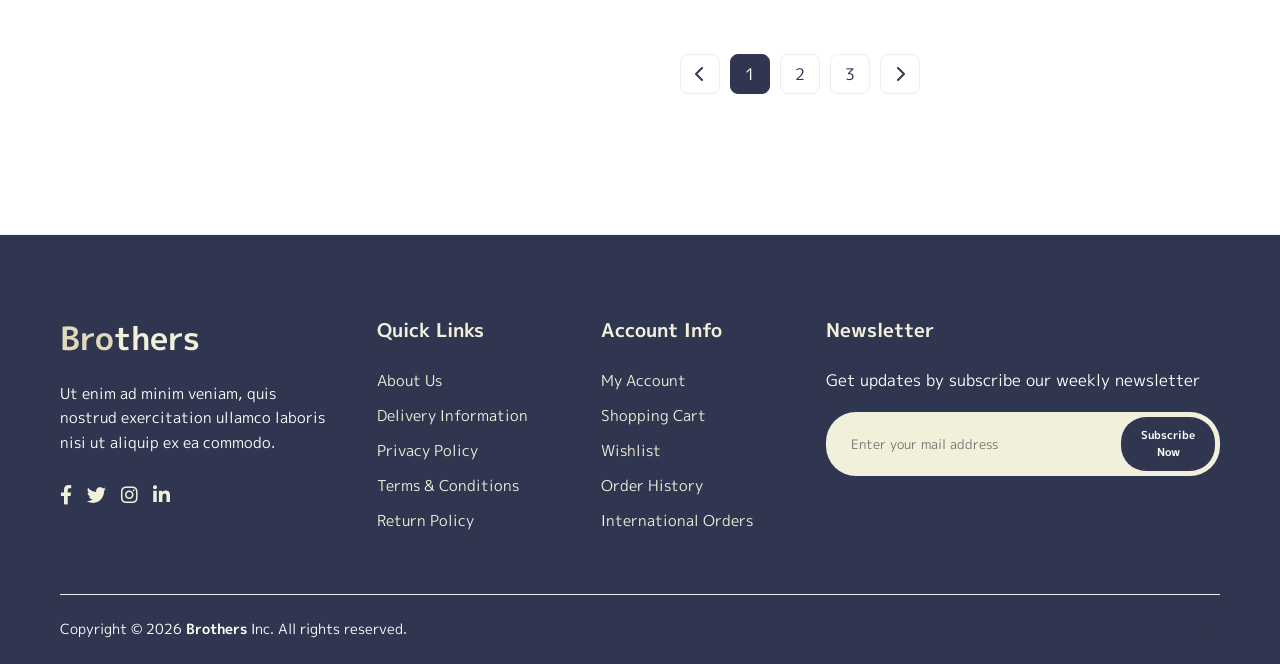
<file: categories.html>
<!DOCTYPE html>
<html lang="en" dir="ltr">

<head>
    <meta charset="UTF-8">
    <meta name="viewport" content="width=device-width, initial-scale=1.0">
    <title>Brothers Store</title>
    <link rel="preconnect" href="https://fonts.googleapis.com">
    <link rel="preconnect" href="https://fonts.gstatic.com" crossorigin>
    <link href="https://fonts.googleapis.com/css2?family=Pacifico&display=swap" rel="stylesheet">

    <link rel="preconnect" href="https://fonts.googleapis.com">
    <link rel="preconnect" href="https://fonts.gstatic.com" crossorigin>
    <link href="https://fonts.googleapis.com/css2?family=M+PLUS+1p&display=swap" rel="stylesheet">

    <link rel="stylesheet" href="https://cdnjs.cloudflare.com/ajax/libs/font-awesome/6.0.0/css/all.min.css">
    <link rel="stylesheet" href="css/style.css">
</head>

<body>

    <nav class="navbar">
        <div class="nav-container">
            <a href="index.html" class="logo">
                <i class="fas fa-couch"></i>Brothers
            </a>
            <ul class="nav-links">
                <li><a href="index.html">Home</a></li>
                <li><a href="product.html">Shop</a></li>
                <li class="nav-item dropdown">
                    <a href="#categories" class="nav-link">Categories</a>
                    <ul class="dropdown-menu">
                        <li><a href="categories.html"><i class="fas fa-bed"></i> Beds</a></li>
                        <li><a href="categories.html"><i class="fas fa-couch"></i> Sofa</a></li>
                        <li><a href="categories.html"><i class="fas fa-chair"></i> Chairs</a></li>
                        <li><a href="categories.html"><i class="fas fa-lightbulb"></i> Lighting</a></li>
                        <li><a href="categories.html"><i class="fas fa-table"></i> Tables</a></li>
                    </ul>
                </li>
                <li><a href="#">About</a></li>
                <li><a href="contact.html">Contact</a></li>
            </ul>
            <div class="nav-icons">
                <div class="search-box">
                    <input type="text" id="searchInput" placeholder="search...">
                    <i class="fas fa-search" id="searchBtn" title="Search.."></i>
                    <div id="searchResults" class="search-results-dropdown"></div>
                </div>
                <a href="#" title="Profile"><i class="far fa-user"></i></a>
                <a href="favourites.html" title="Favourites"><i class="far fa-heart"></i></a>
                <a href="cart.html" title="Shopping cart"><i class="fas fa-shopping-cart"></i></a>
            </div>
        </div>
    </nav>
    <section class="sub-hero"
        style="background-image: linear-gradient(rgba(48, 54, 79, 0.6), rgba(48, 54, 79, 0.6)), url('img/sub-hero.jpg');">
        <div class="container">
            <div class="sub-hero-content">
                <h1>Categories</h1>
                <nav class="breadcrumb">
                    <a href="index.html">Home</a>
                    <i class="fas fa-chevron-right"></i>
                    <span>Categories</span>
                </nav>
            </div>
        </div>
    </section>


    <section class="category-page">
        <div class="container">
            <div class="main-layout">

                <aside class="sidebar">
                    <div class="sidebar-box categories-list">
                        <h3>Categories</h3>
                        <ul>
                            <li><a href="#">Beds <span>(23)</span></a></li>
                            <li><a href="#">Sofa <span>(26)</span></a></li>
                            <li><a href="#" class="active">Chairs <span>(53)</span></a></li>
                            <li><a href="#">Lighting <span>(15)</span></a></li>
                            <li><a href="#">Tables <span>(10)</span></a></li>
                        </ul>
                    </div>

                    <div class="sidebar-ad" style="background-image: url('img/ad9.jpg');">
                        <div class="ad-content">
                            <p>New Collection</p>
                            <h4>Luxury Comfort</h4>
                            <span class="discount">20% OFF</span>
                        </div>
                    </div>
                </aside>

                <main class="shop-main">
                    <div class="filter-header">
                        <div class="filter-group">
                            <label>Filter by Price:</label>
                            <select>
                                <option>Default</option>
                                <option>Low to High</option>
                                <option>High to Low</option>
                            </select>
                        </div>
                        <div class="filter-group">
                            <label>Filter by Type:</label>
                            <select>
                                <option>All Types</option>
                                <option>Wooden</option>
                                <option>Classic</option>
                                <option>Modern</option>
                                <option>Velvet</option>
                            </select>
                        </div>
                    </div>

                    <div class="products-grid">
                        <a href="product.html" class="product-card">
                            <div class="product-img-box">
                                <img src="img/cat-4.jpg" alt="Product">
                            </div>
                            <div class="product-info">
                                <h4>Modern Velvet Chair</h4>
                                <div class="rating">
                                    <i class="fas fa-star"></i><i class="fas fa-star"></i><i class="fas fa-star"></i><i
                                        class="fas fa-star"></i><i class="far fa-star"></i>
                                </div>
                                <p class="price">$199.00</p>
                            </div>
                        </a>
                        <a href="product.html" class="product-card">
                            <div class="product-img-box">
                                <img src="img/cover-2.jpg" alt="Product">
                            </div>
                            <div class="product-info">
                                <h4>Classic Leather Sofa</h4>
                                <div class="rating">
                                    <i class="fas fa-star"></i><i class="fas fa-star"></i><i class="fas fa-star"></i><i
                                        class="fas fa-star"></i><i class="fas fa-star"></i>
                                </div>
                                <p class="price">$899.00</p>
                            </div>
                        </a>
                        <a href="product.html" class="product-card">
                            <div class="product-img-box"><img src="img/cat2.jpg">
                            </div>
                            <div class="product-info">
                                <h4>Wooden Coffee Table</h4>
                                <div class="rating"><i class="fas fa-star"></i><i class="fas fa-star"></i><i
                                        class="fas fa-star"></i><i class="far fa-star"></i><i class="far fa-star"></i>
                                </div>
                                <p class="price">$120.00</p>
                            </div>
                        </a>
                        <a href="product.html" class="product-card">
                            <div class="product-img-box"><img src="img/product-2.jpg">
                            </div>
                            <div class="product-info">
                                <h4>King Size Bed</h4>
                                <div class="rating"><i class="fas fa-star"></i><i class="fas fa-star"></i><i
                                        class="fas fa-star"></i><i class="fas fa-star"></i><i class="far fa-star"></i>
                                </div>
                                <p class="price">$1,200.00</p>
                            </div>
                        </a>
                        <a href="product.html" class="product-card">
                            <div class="product-img-box"><img src="img/cat-3.jpg">
                            </div>
                            <div class="product-info">
                                <h4>Minimalist Chair</h4>
                                <div class="rating"><i class="fas fa-star"></i><i class="fas fa-star"></i><i
                                        class="fas fa-star"></i><i class="far fa-star"></i><i class="far fa-star"></i>
                                </div>
                                <p class="price">$85.00</p>
                            </div>
                        </a>
                        <a href="product.html" class="product-card">
                            <div class="product-img-box"><img src="img/5.png">
                            </div>
                            <div class="product-info">
                                <h4>Stylish Lamp</h4>
                                <div class="rating"><i class="fas fa-star"></i><i class="fas fa-star"></i><i
                                        class="fas fa-star"></i><i class="fas fa-star"></i><i class="fas fa-star"></i>
                                </div>
                                <p class="price">$45.00</p>
                            </div>
                        </a>
                    </div>

                    <div class="pagination">
                        <a href="#" class="prev-page"><i class="fas fa-chevron-left"></i></a>
                        <a href="#" class="page-num active">1</a>
                        <a href="#" class="page-num">2</a>
                        <a href="#" class="page-num">3</a>
                        <a href="#" class="next-page"><i class="fas fa-chevron-right"></i></a>
                    </div>
                </main>
            </div>
        </div>
    </section>

    <footer class="main-footer">
        <div class="container">
            <div class="footer-grid">
                <div class="footer-col brand-col">
                    <h2 class="footer-logo">Bro<span>thers</span></h2>
                    <p class="footer-desc">
                        Ut enim ad minim veniam, quis nostrud exercitation ullamco laboris nisi ut aliquip ex ea
                        commodo.
                    </p>
                    <div class="social-links">
                        <a href="#"><i class="fab fa-facebook-f"></i></a>
                        <a href="#"><i class="fab fa-twitter"></i></a>
                        <a href="#"><i class="fab fa-instagram"></i></a>
                        <a href="#"><i class="fab fa-linkedin-in"></i></a>
                    </div>
                </div>

                <div class="footer-col">
                    <h3>Quick Links</h3>
                    <ul>
                        <li><a href="#">About Us</a></li>
                        <li><a href="#">Delivery Information</a></li>
                        <li><a href="#">Privacy Policy</a></li>
                        <li><a href="#">Terms & Conditions</a></li>
                        <li><a href="#">Return Policy</a></li>
                    </ul>
                </div>

                <div class="footer-col">
                    <h3>Account Info</h3>
                    <ul>
                        <li><a href="#">My Account</a></li>
                        <li><a href="#">Shopping Cart</a></li>
                        <li><a href="#">Wishlist</a></li>
                        <li><a href="#">Order History</a></li>
                        <li><a href="#">International Orders</a></li>
                    </ul>
                </div>

                <div class="footer-col newsletter-col">
                    <h3>Newsletter</h3>
                    <p>Get updates by subscribe our weekly newsletter</p>
                    <div class="newsletter-box">
                        <input type="email" placeholder="Enter your mail address">
                        <button>Subscribe Now</button>
                    </div>
                </div>
            </div>

            <hr class="footer-divider">

            <div class="footer-bottom">
                <p>Copyright © 2026 <strong>Brothers</strong> Inc. All rights reserved.</p>
                <div class="payment-methods">
                    <i class="fab fa-cc-visa"></i>
                    <i class="fab fa-cc-paypal"></i>
                    <i class="fab fa-cc-mastercard"></i>
                    <i class="fab fa-stripe"></i>
                </div>
            </div>
        </div>
    </footer>

    <button id="backToTop" title="Go to top">
        <i class="fas fa-arrow-up"></i>
    </button>


    <script src="js/main.js"></script>
</body>

</html>
</file>
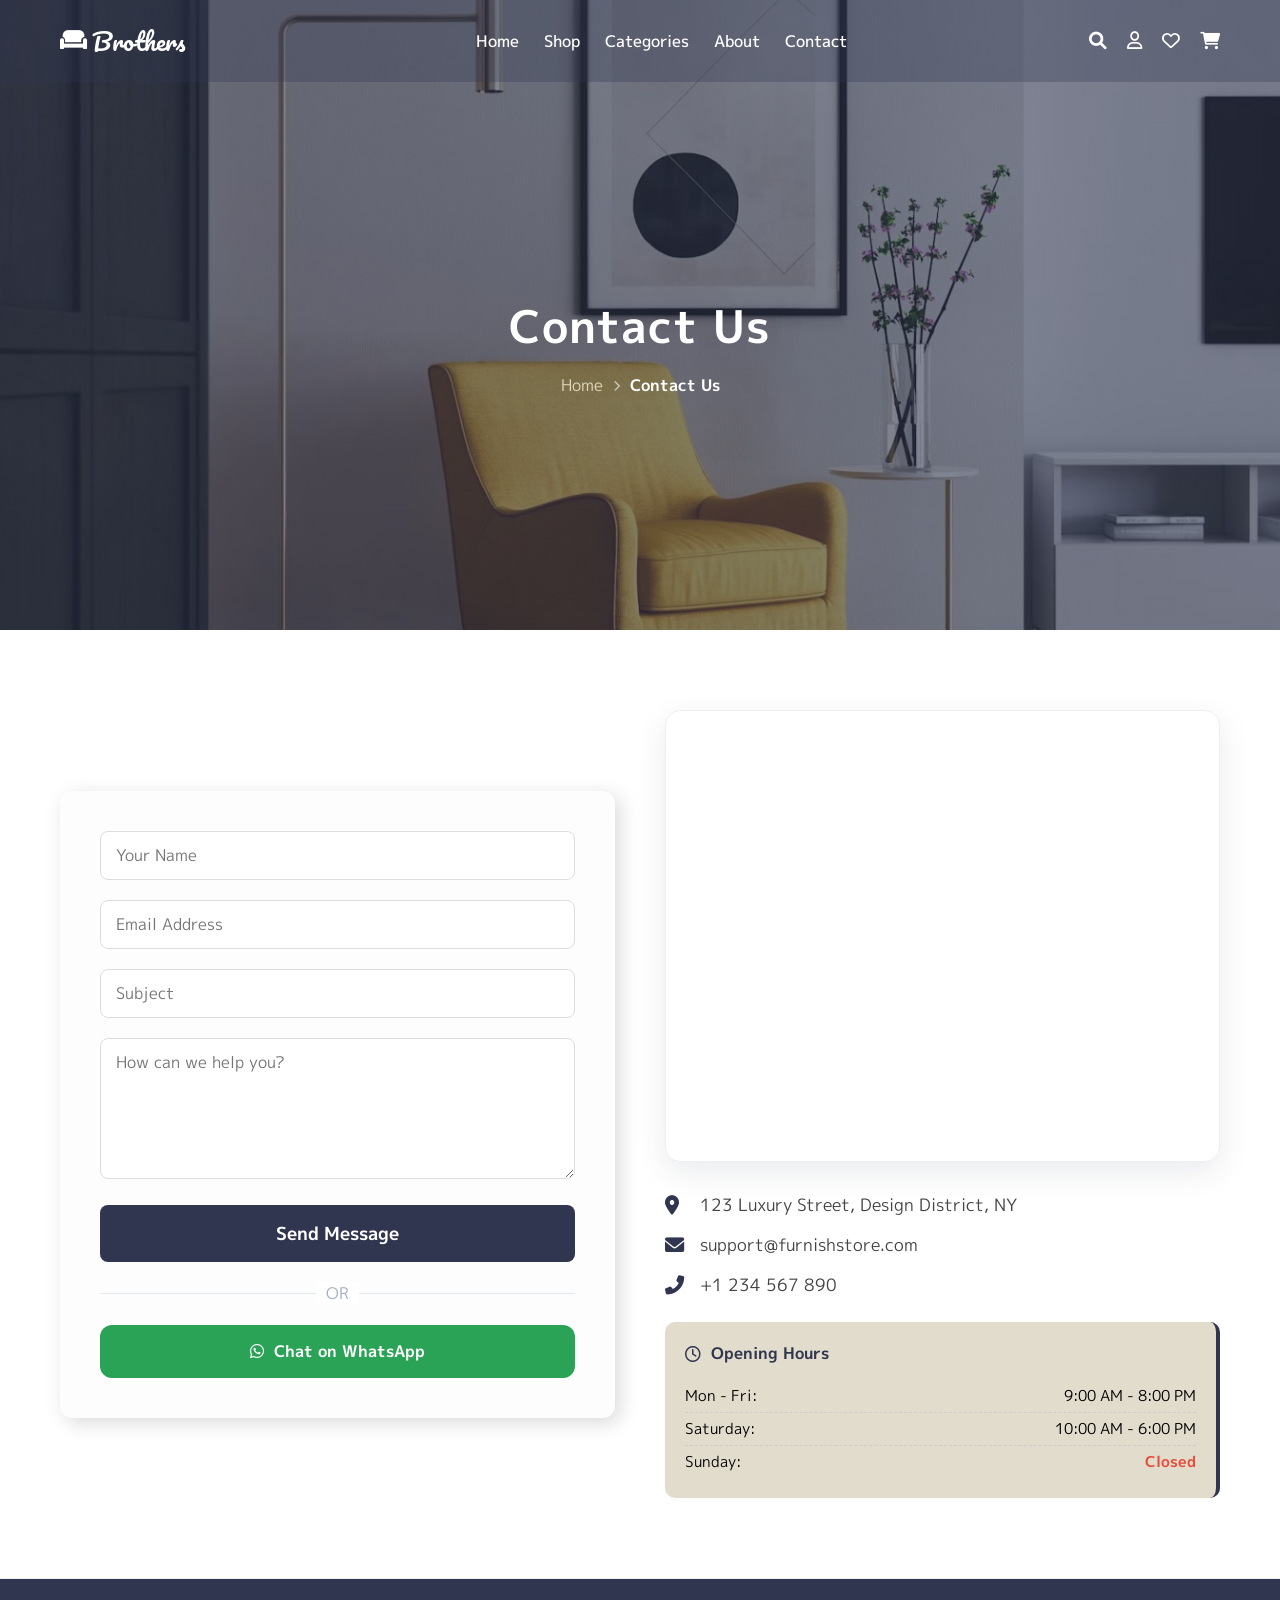
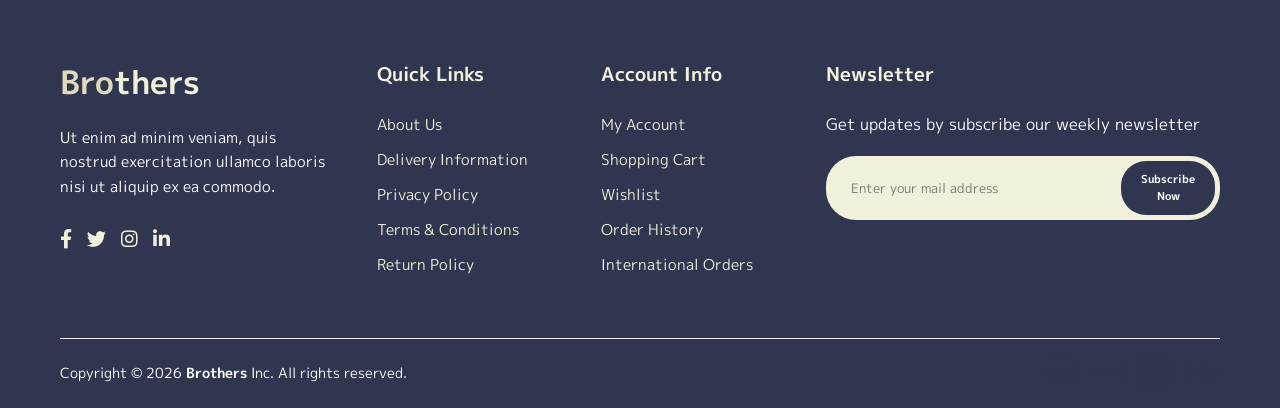
<file: contact.html>
<!DOCTYPE html>
<html lang="en" dir="ltr">

<head>
    <meta charset="UTF-8">
    <meta name="viewport" content="width=device-width, initial-scale=1.0">
    <title>Brothers Store</title>
    <link rel="preconnect" href="https://fonts.googleapis.com">
    <link rel="preconnect" href="https://fonts.gstatic.com" crossorigin>
    <link href="https://fonts.googleapis.com/css2?family=Pacifico&display=swap" rel="stylesheet">

    <link rel="preconnect" href="https://fonts.googleapis.com">
    <link rel="preconnect" href="https://fonts.gstatic.com" crossorigin>
    <link href="https://fonts.googleapis.com/css2?family=M+PLUS+1p&display=swap" rel="stylesheet">

    <link rel="stylesheet" href="https://cdnjs.cloudflare.com/ajax/libs/font-awesome/6.0.0/css/all.min.css">
    <link rel="stylesheet" href="css/style.css">
</head>

<body>

    <nav class="navbar">
        <div class="nav-container">
            <a href="index.html" class="logo">
                <i class="fas fa-couch"></i>Brothers
            </a>
            <ul class="nav-links">
                <li><a href="index.html">Home</a></li>
                <li><a href="product.html">Shop</a></li>
                <li class="nav-item dropdown">
                    <a href="#categories" class="nav-link">Categories</a>
                    <ul class="dropdown-menu">
                        <li><a href="categories.html"><i class="fas fa-bed"></i> Beds</a></li>
                        <li><a href="categories.html"><i class="fas fa-couch"></i> Sofa</a></li>
                        <li><a href="categories.html"><i class="fas fa-chair"></i> Chairs</a></li>
                        <li><a href="categories.html"><i class="fas fa-lightbulb"></i> Lighting</a></li>
                        <li><a href="categories.html"><i class="fas fa-table"></i> Tables</a></li>
                    </ul>
                </li>
                <li><a href="#">About</a></li>
                <li><a href="contact.html">Contact</a></li>
            </ul>
            <div class="nav-icons">
                <div class="search-box">
                    <input type="text" id="searchInput" placeholder="search...">
                    <i class="fas fa-search" id="searchBtn" title="Search.."></i>
                    <div id="searchResults" class="search-results-dropdown"></div>
                </div>
                <a href="#" title="Profile"><i class="far fa-user"></i></a>
                <a href="favourites.html" title="Favourites"><i class="far fa-heart"></i></a>
                <a href="cart.html" title="Shopping cart"><i class="fas fa-shopping-cart"></i></a>
            </div>
        </div>
    </nav>
    <section class="sub-hero"
        style="background-image: linear-gradient(rgba(48, 54, 79, 0.6), rgba(48, 54, 79, 0.6)), url('img/sub-hero.jpg');">
        <div class="container">
            <div class="sub-hero-content">
                <h1>Contact Us</h1>
                <nav class="breadcrumb">
                    <a href="index.html">Home</a>
                    <i class="fas fa-chevron-right"></i>
                    <span>Contact Us</span>
                </nav>
            </div>
        </div>
    </section>

    <section id="contact-section" class="container contact-section" style="margin-top: 40px; margin-bottom: 40px;">
        <div class="container">

            <div class="contact-grid">
                <div class="contact-form-wrapper">
                    <form id="contactForm">
                        <div class="input-group">
                            <input type="text" placeholder="Your Name" required>
                        </div>
                        <div class="input-group">
                            <input type="email" placeholder="Email Address" required>
                        </div>
                        <div class="input-group">
                            <input type="text" placeholder="Subject">
                        </div>
                        <div class="input-group">
                            <textarea placeholder="How can we help you?" rows="5" required></textarea>
                        </div>

                        <button type="submit" class="submit-btn">Send Message</button>
                        <div class="whatsapp-wrapper">
                            <p class="or-text"><span>OR</span></p>
                            <a href="#" class="whatsapp-btn">
                                <i class="fab fa-whatsapp"></i> Chat on WhatsApp
                            </a>
                        </div>
                    </form>
                </div>

                <div class="contact-info-wrapper">
                    <div class="contact-img-container">
                        <div class="map-container">
                            <iframe
                                src="https://www.google.com/maps/embed?pb=!1m18!1m12!1m3!1d115509.84073746653!2d55.201657843359385!3d25.197300400000004!2m3!1f0!2f0!3f0!3m2!1i1024!2i768!4f13.1!3m3!1m2!1s0x3e5f4336025bc42d%3A0x6c6f4c712e5c9c14!2sCrate%20and%20Barrel%20-%20Dubai%20Mall!5e0!3m2!1sen!2sae!4v1710000000000!5m2!1sen!2sae"
                                width="100%" height="450" style="border:0;" allowfullscreen="" loading="lazy"
                                referrerpolicy="no-referrer-when-downgrade">
                            </iframe>
                        </div>
                    </div>

                    <div class="info-content">
                        <div class="info-item">
                            <i class="fas fa-map-marker-alt"></i>
                            <p>123 Luxury Street, Design District, NY</p>
                        </div>
                        <div class="info-item">
                            <i class="fas fa-envelope"></i>
                            <p>support@furnishstore.com</p>
                        </div>
                        <div class="info-item">
                            <i class="fas fa-phone-alt"></i>
                            <p>+1 234 567 890</p>
                        </div>

                        <div class="opening-hours">
                            <h4><i class="far fa-clock"></i> Opening Hours</h4>
                            <ul>
                                <li><span>Mon - Fri:</span> <span>9:00 AM - 8:00 PM</span></li>
                                <li><span>Saturday:</span> <span>10:00 AM - 6:00 PM</span></li>
                                <li><span>Sunday:</span> <span class="closed">Closed</span></li>
                            </ul>
                        </div>
                    </div>
                </div>
            </div>
        </div>
    </section>

    <footer class="main-footer">
        <div class="container">
            <div class="footer-grid">
                <div class="footer-col brand-col">
                    <h2 class="footer-logo">Bro<span>thers</span></h2>
                    <p class="footer-desc">
                        Ut enim ad minim veniam, quis nostrud exercitation ullamco laboris nisi ut aliquip ex ea
                        commodo.
                    </p>
                    <div class="social-links">
                        <a href="#"><i class="fab fa-facebook-f"></i></a>
                        <a href="#"><i class="fab fa-twitter"></i></a>
                        <a href="#"><i class="fab fa-instagram"></i></a>
                        <a href="#"><i class="fab fa-linkedin-in"></i></a>
                    </div>
                </div>

                <div class="footer-col">
                    <h3>Quick Links</h3>
                    <ul>
                        <li><a href="#">About Us</a></li>
                        <li><a href="#">Delivery Information</a></li>
                        <li><a href="#">Privacy Policy</a></li>
                        <li><a href="#">Terms & Conditions</a></li>
                        <li><a href="#">Return Policy</a></li>
                    </ul>
                </div>

                <div class="footer-col">
                    <h3>Account Info</h3>
                    <ul>
                        <li><a href="#">My Account</a></li>
                        <li><a href="#">Shopping Cart</a></li>
                        <li><a href="#">Wishlist</a></li>
                        <li><a href="#">Order History</a></li>
                        <li><a href="#">International Orders</a></li>
                    </ul>
                </div>

                <div class="footer-col newsletter-col">
                    <h3>Newsletter</h3>
                    <p>Get updates by subscribe our weekly newsletter</p>
                    <div class="newsletter-box">
                        <input type="email" placeholder="Enter your mail address">
                        <button>Subscribe Now</button>
                    </div>
                </div>
            </div>

            <hr class="footer-divider">

            <div class="footer-bottom">
                <p>Copyright © 2026 <strong>Brothers</strong> Inc. All rights reserved.</p>
                <div class="payment-methods">
                    <i class="fab fa-cc-visa"></i>
                    <i class="fab fa-cc-paypal"></i>
                    <i class="fab fa-cc-mastercard"></i>
                    <i class="fab fa-stripe"></i>
                </div>
            </div>
        </div>
    </footer>

    <button id="backToTop" title="Go to top">
        <i class="fas fa-arrow-up"></i>
    </button>


    <script src="js/main.js"></script>
</body>

</html>
</file>
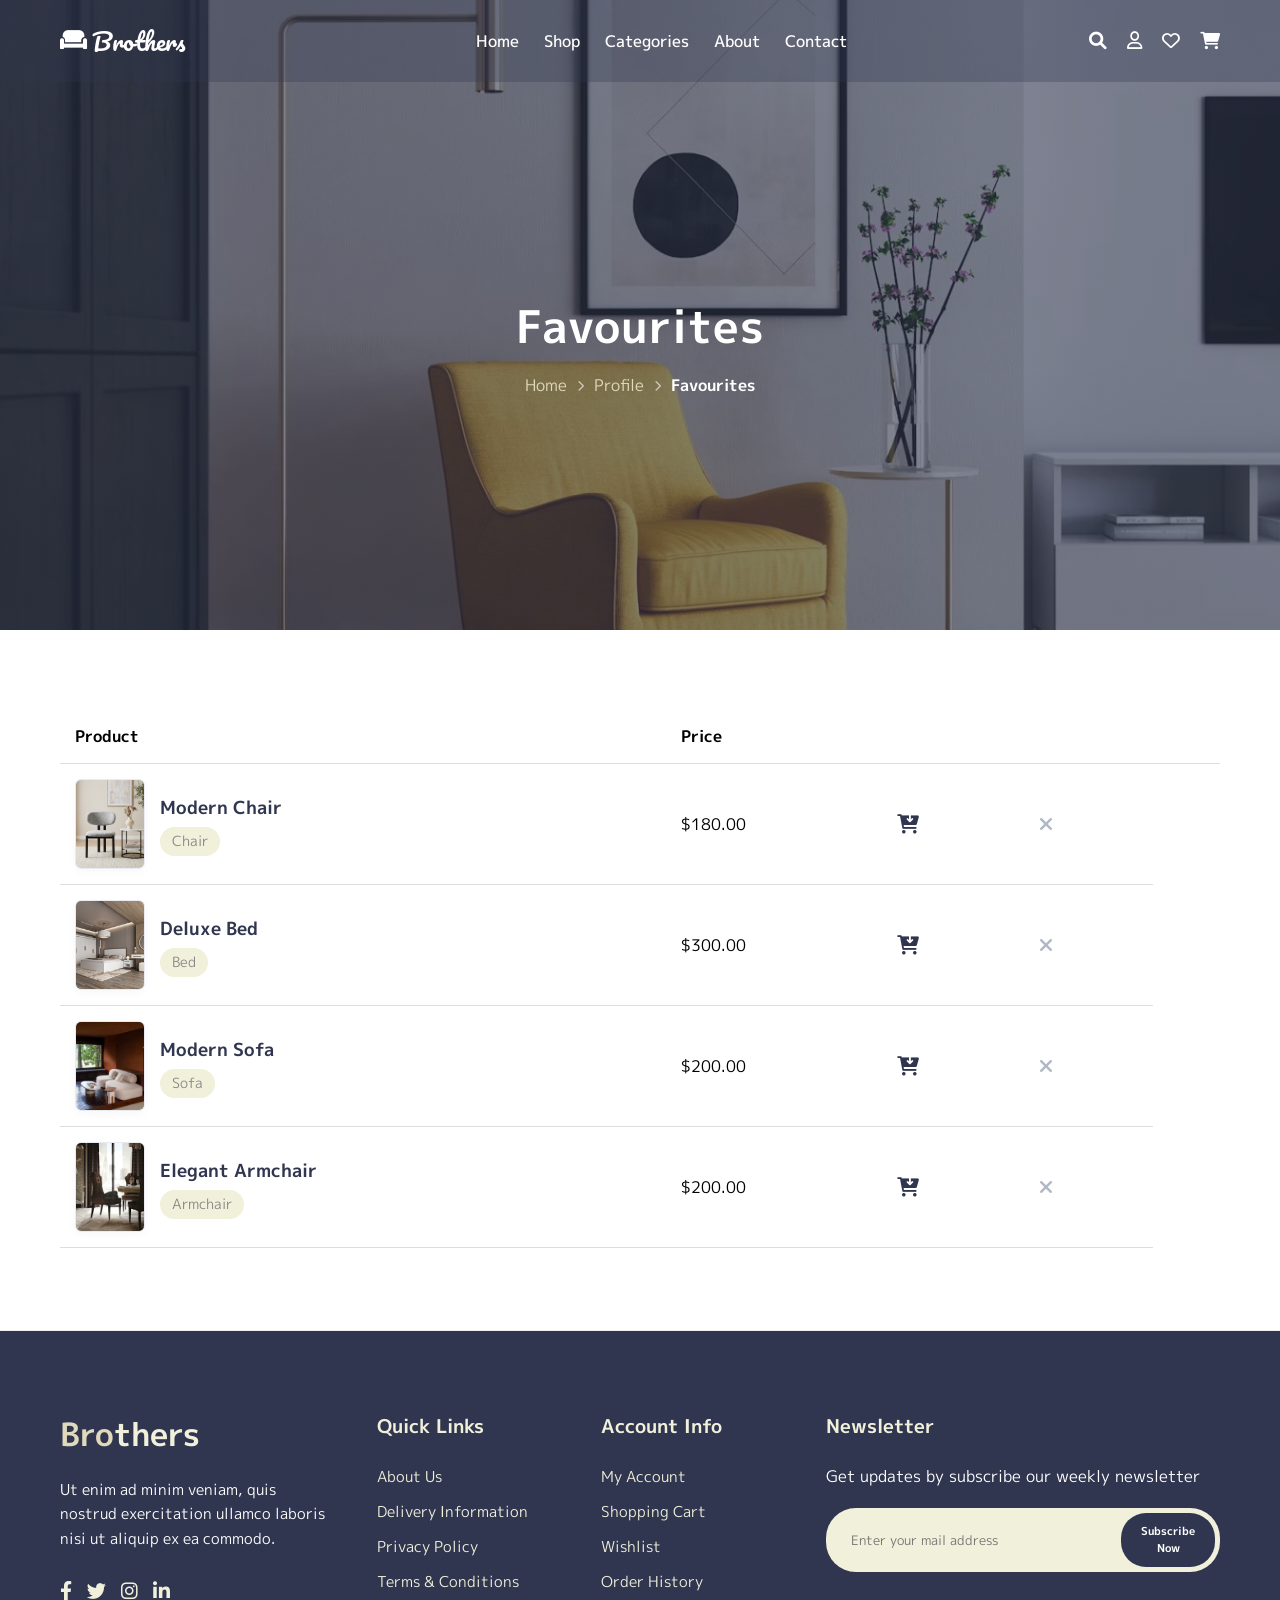
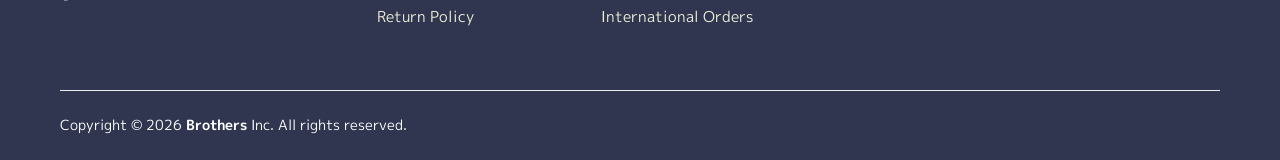
<file: favourites.html>
<!DOCTYPE html>
<html lang="en" dir="ltr">

<head>
    <meta charset="UTF-8">
    <meta name="viewport" content="width=device-width, initial-scale=1.0">
    <title>Favourites</title>
    <link rel="preconnect" href="https://fonts.googleapis.com">
    <link rel="preconnect" href="https://fonts.gstatic.com" crossorigin>
    <link href="https://fonts.googleapis.com/css2?family=Pacifico&display=swap" rel="stylesheet">

    <link rel="preconnect" href="https://fonts.googleapis.com">
    <link rel="preconnect" href="https://fonts.gstatic.com" crossorigin>
    <link href="https://fonts.googleapis.com/css2?family=M+PLUS+1p&display=swap" rel="stylesheet">

    <link rel="stylesheet" href="https://cdnjs.cloudflare.com/ajax/libs/font-awesome/6.0.0/css/all.min.css">
    <link rel="stylesheet" href="./css/style.css">

</head>

<body>

    <nav class="navbar">
        <div class="nav-container">
            <a href="index.html" class="logo">
                <i class="fas fa-couch"></i>Brothers
            </a>
            <ul class="nav-links">
                <li><a href="index.html">Home</a></li>
                <li><a href="product.html">Shop</a></li>
                <li class="nav-item dropdown">
                    <a href="#categories" class="nav-link">Categories</a>
                    <ul class="dropdown-menu">
                        <li><a href="categories.html"><i class="fas fa-bed"></i> Beds</a></li>
                        <li><a href="categories.html"><i class="fas fa-couch"></i> Sofa</a></li>
                        <li><a href="categories.html"><i class="fas fa-chair"></i> Chairs</a></li>
                        <li><a href="categories.html"><i class="fas fa-lightbulb"></i> Lighting</a></li>
                        <li><a href="categories.html"><i class="fas fa-table"></i> Tables</a></li>
                    </ul>
                </li>
                <li><a href="#">About</a></li>
                <li><a href="contact.html">Contact</a></li>
            </ul>
            <div class="nav-icons">
                <div class="search-box">
                    <input type="text" id="searchInput" placeholder="search...">
                    <i class="fas fa-search" id="searchBtn" title="Search.."></i>
                    <div id="searchResults" class="search-results-dropdown"></div>
                </div>
                <a href="#" title="Profile"><i class="far fa-user"></i></a>
                <a href="favourites.html" title="Favourites"><i class="far fa-heart"></i></a>
                <a href="cart.html" title="Shopping cart"><i class="fas fa-shopping-cart"></i></a>
            </div>
        </div>
    </nav>

    <section class="sub-hero"
        style="background-image: linear-gradient(rgba(48, 54, 79, 0.6), rgba(48, 54, 79, 0.6)), url('img/sub-hero.jpg');">
        <div class="container">
            <div class="sub-hero-content">
                <h1>Favourites</h1>
                <nav class="breadcrumb">
                    <a href="index.html">Home</a>
                    <i class="fas fa-chevron-right"></i>
                    <a href="#">Profile</a>
                    <i class="fas fa-chevron-right"></i>
                    <span>Favourites</span>
                </nav>
            </div>
        </div>
    </section>

    <section class="cart-page container">
        <table class="cart-table">
            <thead>
                <tr>
                    <th>Product</th>
                    <th>Price</th>
                    <th></th>
                    <th></th>
                    <th></th>
                </tr>
            </thead>

            <tbody>
                <tr>
                    <td>
                        <div class="product-info1">
                            <img src="img/c2.jpg" alt="Modern Chair">
                            <div class="product-details">
                                <h3>Modern Chair</h3>
                                <span class="product-category">Chair</span>
                            </div>
                        </div>
                    </td>

                    <td>$180.00</td>
                    <td>
                        <button class="add-item"><i class="fa-solid fa-cart-arrow-down"></i></button>
                    </td>
                    <td>
                        <button class="remove-item"><i class="fas fa-times"></i></button>
                    </td>
                </tr>

                <tr>
                    <td>
                        <div class="product-info1">
                            <img src="img/bed.jpg" alt="Deluxe Bed">
                            <div class="product-details">
                                <h3>Deluxe Bed</h3>
                                <span class="product-category">Bed</span>
                            </div>
                        </div>
                    </td>
                    <td>$300.00</td>
                    <td>
                        <button class="add-item"><i class="fa-solid fa-cart-arrow-down"></i></button>
                    </td>
                    <td>
                        <button class="remove-item"><i class="fas fa-times"></i></button>
                    </td>
                </tr>

                <tr>
                    <td>
                        <div class="product-info1">
                            <img src="img/msofa.jpg" alt="Modern Sofa">
                            <div class="product-details">
                                <h3>Modern Sofa</h3>
                                <span class="product-category">Sofa</span>
                            </div>
                        </div>
                    </td>
                    <td>$200.00</td>
                    <td>
                        <button class="add-item"><i class="fa-solid fa-cart-arrow-down"></i></button>
                    </td>
                    <td>
                        <button class="remove-item"><i class="fas fa-times"></i></button>
                    </td>
                </tr>

                <tr>
                    <td>
                        <div class="product-info1">
                            <img src="img/chair.jpg" alt="Elegant Armchair">
                            <div class="product-details">
                                <h3>Elegant Armchair</h3>
                                <span class="product-category">Armchair</span>
                            </div>
                        </div>
                    </td>
                    <td>$200.00</td>
                    <td>
                        <button class="add-item"><i class="fa-solid fa-cart-arrow-down"></i></button>
                    </td>
                    <td>
                        <button class="remove-item"><i class="fas fa-times"></i></button>
                    </td>
                </tr>
            </tbody>
        </table>

    </section>

    <footer class="main-footer">
        <div class="container">
            <div class="footer-grid">
                <div class="footer-col brand-col">
                    <h2 class="footer-logo">Bro<span>thers</span></h2>
                    <p class="footer-desc">
                        Ut enim ad minim veniam, quis nostrud exercitation ullamco laboris nisi ut aliquip ex ea
                        commodo.
                    </p>
                    <div class="social-links">
                        <a href="#"><i class="fab fa-facebook-f"></i></a>
                        <a href="#"><i class="fab fa-twitter"></i></a>
                        <a href="#"><i class="fab fa-instagram"></i></a>
                        <a href="#"><i class="fab fa-linkedin-in"></i></a>
                    </div>
                </div>

                <div class="footer-col">
                    <h3>Quick Links</h3>
                    <ul>
                        <li><a href="#">About Us</a></li>
                        <li><a href="#">Delivery Information</a></li>
                        <li><a href="#">Privacy Policy</a></li>
                        <li><a href="#">Terms & Conditions</a></li>
                        <li><a href="#">Return Policy</a></li>
                    </ul>
                </div>

                <div class="footer-col">
                    <h3>Account Info</h3>
                    <ul>
                        <li><a href="#">My Account</a></li>
                        <li><a href="#">Shopping Cart</a></li>
                        <li><a href="#">Wishlist</a></li>
                        <li><a href="#">Order History</a></li>
                        <li><a href="#">International Orders</a></li>
                    </ul>
                </div>

                <div class="footer-col newsletter-col">
                    <h3>Newsletter</h3>
                    <p>Get updates by subscribe our weekly newsletter</p>
                    <div class="newsletter-box">
                        <input type="email" placeholder="Enter your mail address">
                        <button>Subscribe Now</button>
                    </div>
                </div>
            </div>

            <hr class="footer-divider">

            <div class="footer-bottom">
                <p>Copyright © 2026 <strong>Brothers</strong> Inc. All rights reserved.</p>
                <div class="payment-methods">
                    <i class="fab fa-cc-visa"></i>
                    <i class="fab fa-cc-paypal"></i>
                    <i class="fab fa-cc-mastercard"></i>
                    <i class="fab fa-stripe"></i>
                </div>
            </div>
        </div>
    </footer>

    <button id="backToTop" title="Go to top">
        <i class="fas fa-arrow-up"></i>
    </button>

    <script src="./js/main.js"></script>

</body>

</html>
</file>
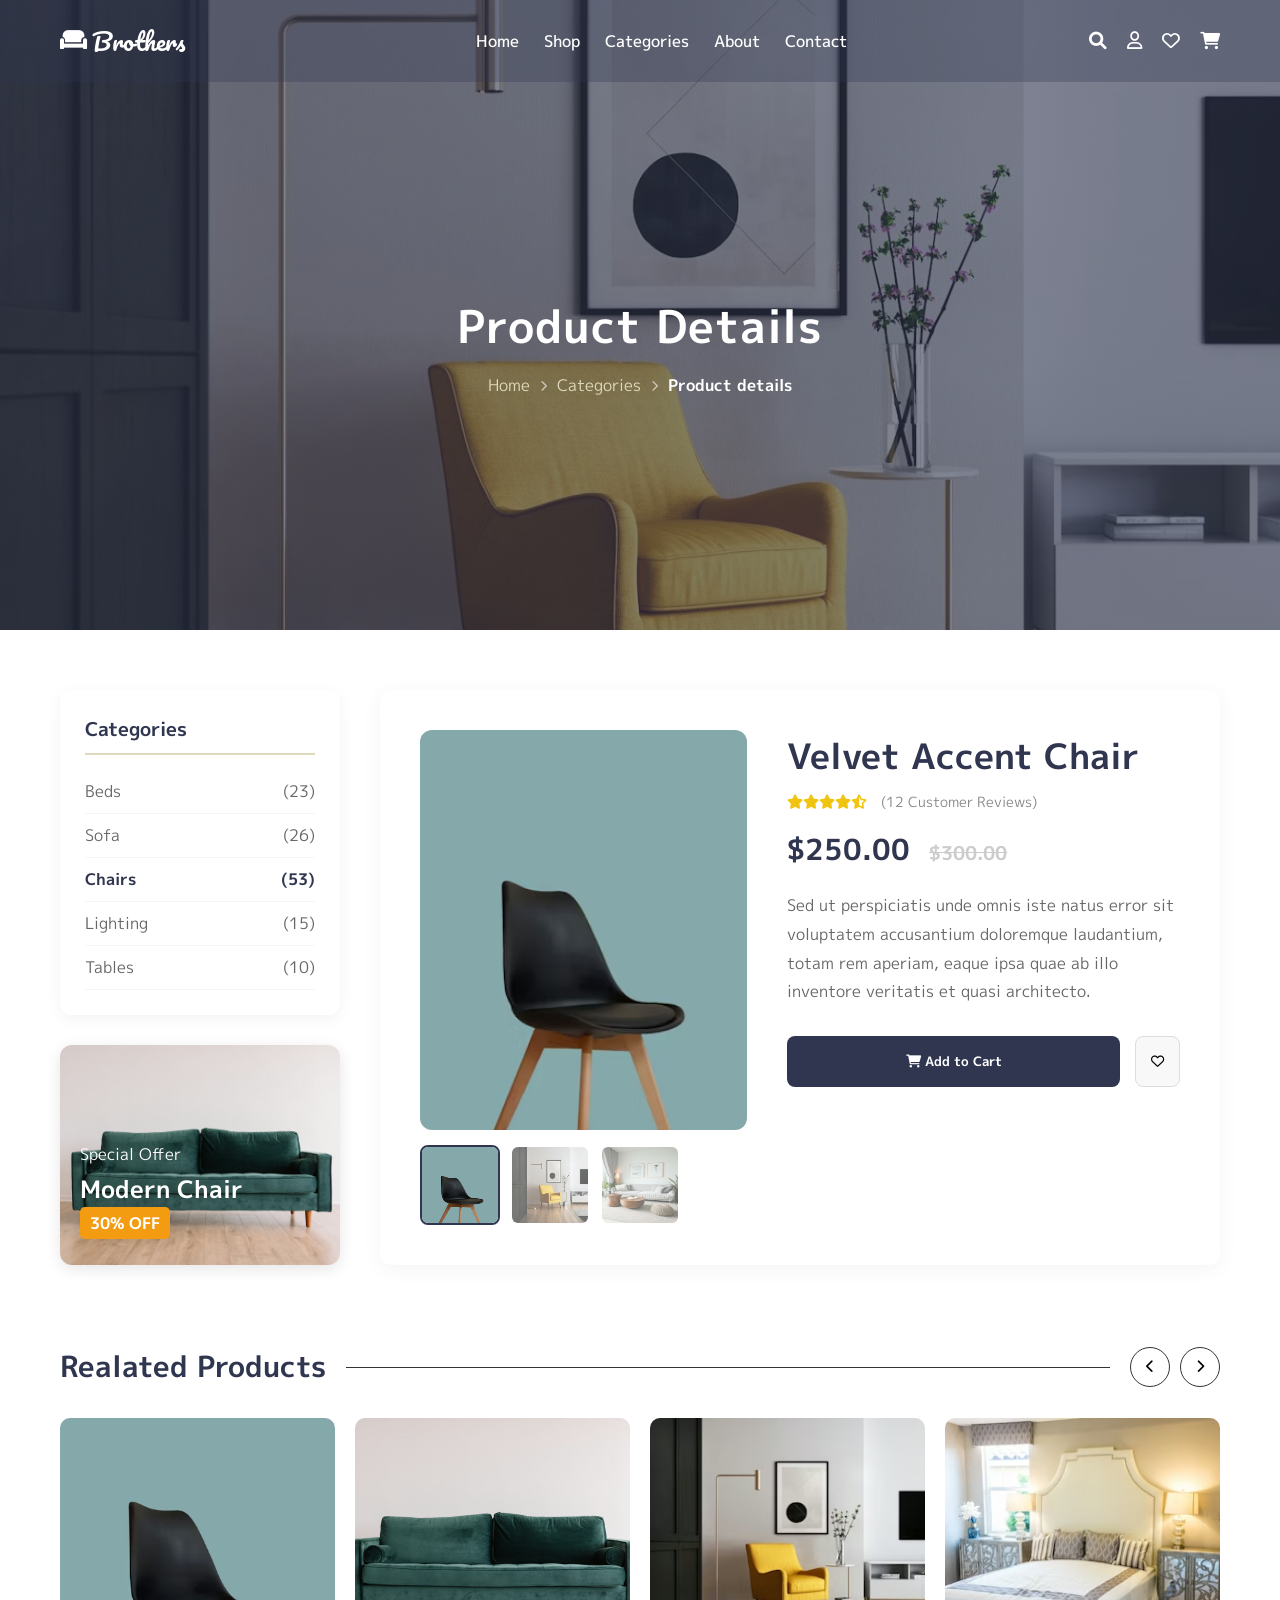
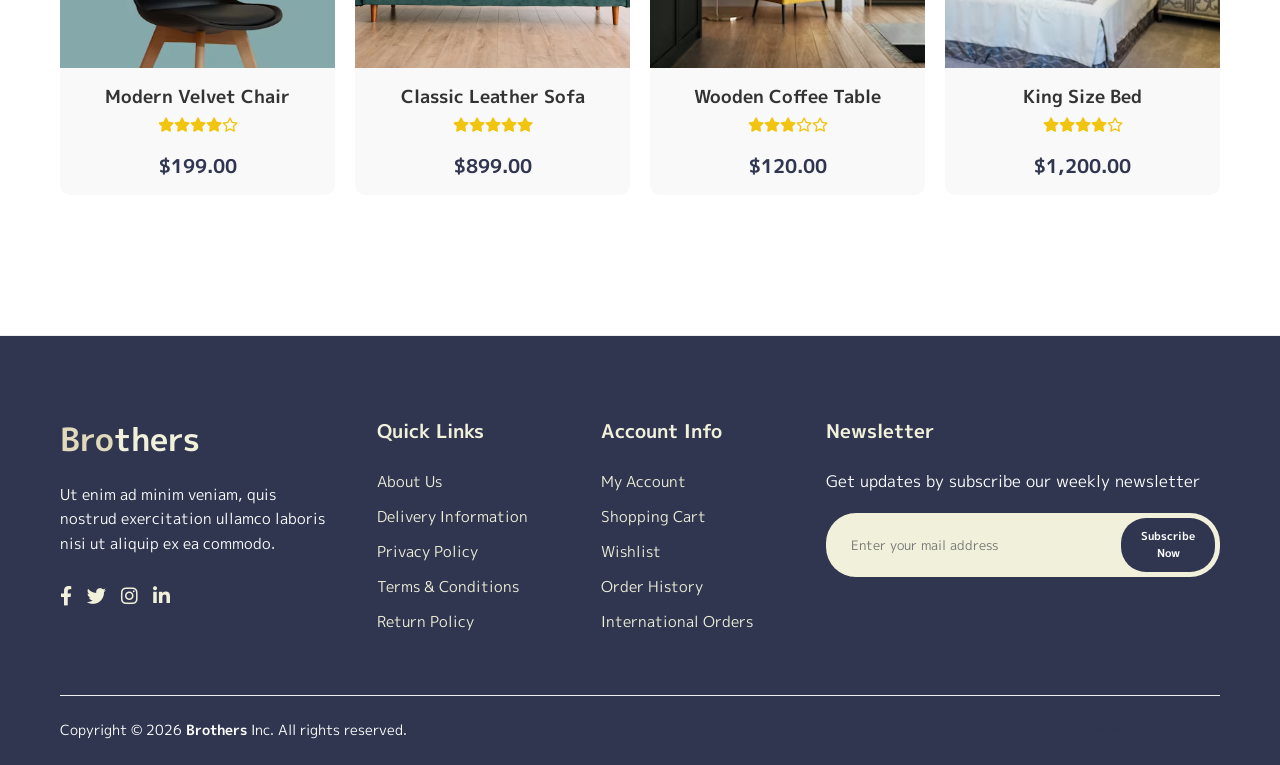
<file: product.html>
<!DOCTYPE html>
<html lang="en" dir="ltr">

<head>
    <meta charset="UTF-8">
    <meta name="viewport" content="width=device-width, initial-scale=1.0">
    <title>Brothers Store</title>
    <link rel="preconnect" href="https://fonts.googleapis.com">
    <link rel="preconnect" href="https://fonts.gstatic.com" crossorigin>
    <link href="https://fonts.googleapis.com/css2?family=Pacifico&display=swap" rel="stylesheet">

    <link rel="preconnect" href="https://fonts.googleapis.com">
    <link rel="preconnect" href="https://fonts.gstatic.com" crossorigin>
    <link href="https://fonts.googleapis.com/css2?family=M+PLUS+1p&display=swap" rel="stylesheet">

    <link rel="stylesheet" href="https://cdnjs.cloudflare.com/ajax/libs/font-awesome/6.0.0/css/all.min.css">
    <link rel="stylesheet" href="css/style.css">
</head>

<body>

    <nav class="navbar">
        <div class="nav-container">
            <a href="index.html" class="logo">
                <i class="fas fa-couch"></i>Brothers
            </a>
            <ul class="nav-links">
                <li><a href="index.html">Home</a></li>
                <li><a href="product.html">Shop</a></li>
                <li class="nav-item dropdown">
                    <a href="#categories" class="nav-link">Categories</a>
                    <ul class="dropdown-menu">
                        <li><a href="categories.html"><i class="fas fa-bed"></i> Beds</a></li>
                        <li><a href="categories.html"><i class="fas fa-couch"></i> Sofa</a></li>
                        <li><a href="categories.html"><i class="fas fa-chair"></i> Chairs</a></li>
                        <li><a href="categories.html"><i class="fas fa-lightbulb"></i> Lighting</a></li>
                        <li><a href="categories.html"><i class="fas fa-table"></i> Tables</a></li>
                    </ul>
                </li>
                <li><a href="#">About</a></li>
                <li><a href="contact.html">Contact</a></li>
            </ul>
            <div class="nav-icons">
                <div class="search-box">
                    <input type="text" id="searchInput" placeholder="search...">
                    <i class="fas fa-search" id="searchBtn" title="Search.."></i>
                    <div id="searchResults" class="search-results-dropdown"></div>
                </div>
                <a href="#" title="Profile"><i class="far fa-user"></i></a>
                <a href="favourites.html" title="Favourites"><i class="far fa-heart"></i></a>
                <a href="cart.html" title="Shopping cart"><i class="fas fa-shopping-cart"></i></a>
            </div>
        </div>
    </nav>

    <section class="sub-hero"
        style="background-image: linear-gradient(rgba(48, 54, 79, 0.6), rgba(48, 54, 79, 0.6)), url('img/sub-hero.jpg');">
        <div class="container">
            <div class="sub-hero-content">
                <h1>Product Details</h1>
                <nav class="breadcrumb">
                    <a href="index.html">Home</a>
                    <i class="fas fa-chevron-right"></i>
                    <a href="#">Categories</a>
                    <i class="fas fa-chevron-right"></i>
                    <span>Product details</span>
                </nav>
            </div>
        </div>
    </section>


    <section class="product-page-container">
        <div class="container">
            <div class="main-layout">

                <aside class="sidebar">
                    <div class="sidebar-box categories-list">
                        <h3>Categories</h3>
                        <ul>
                            <li><a href="categories.html">Beds <span>(23)</span></a></li>
                            <li><a href="categories.html">Sofa <span>(26)</span></a></li>
                            <li><a href="categories.html" class="active">Chairs <span>(53)</span></a></li>
                            <li><a href="categories.html">Lighting <span>(15)</span></a></li>
                            <li><a href="categories.html">Tables <span>(10)</span></a></li>
                        </ul>
                    </div>

                    <div class="sidebar-ad" style="background-image: url('img/cover-2.jpg');">
                        <div class="ad-content">
                            <p>Special Offer</p>
                            <h4>Modern Chair</h4>
                            <span class="discount">30% OFF</span>
                        </div>
                    </div>
                </aside>

                <main class="product-details-content">
                    <div class="product-card-large">
                        <div class="product-gallery">
                            <div class="main-img-container">
                                <img src="img/cat-4.jpg" id="mainProductImg" alt="Product Image">
                            </div>
                            <div class="thumb-row">
                                <img src="img/cat-4.jpg" class="thumb active" onclick="changeImage(this.src, this)">
                                <img src="img/cat2.jpg" class="thumb" onclick="changeImage(this.src, this)">
                                <img src="img/ad3.jpg" class="thumb" onclick="changeImage(this.src, this)">
                            </div>
                        </div>

                        <div class="product-info-panel">
                            <h2 class="product-name">Velvet Accent Chair</h2>
                            <div class="rating">
                                <i class="fas fa-star"></i><i class="fas fa-star"></i><i class="fas fa-star"></i><i
                                    class="fas fa-star"></i><i class="fas fa-star-half-alt"></i>
                                <span>(12 Customer Reviews)</span>
                            </div>
                            <p class="product-price">$250.00 <del>$300.00</del></p>
                            <p class="product-desc">
                                Sed ut perspiciatis unde omnis iste natus error sit voluptatem accusantium doloremque
                                laudantium, totam rem aperiam, eaque ipsa quae ab illo inventore veritatis et quasi
                                architecto.
                            </p>

                            <div class="action-btns">
                                <button class="add-to-cart-btn"><i class="fas fa-shopping-cart"></i> Add to
                                    Cart</button>
                                <button class="wishlist-btn"><i class="far fa-heart"></i></button>
                            </div>
                        </div>
                    </div>
                </main>
            </div>

            <section class=" trending-section">
                <div class="trending-header">
                    <h2 class="section-title-side"><span>Realated Products</span></h2>
                    <div class="slider-arrows">
                        <button id="prevProduct" class="arrow-btn"><i class="fas fa-chevron-left"></i></button>
                        <button id="nextProduct" class="arrow-btn"><i class="fas fa-chevron-right"></i></button>
                    </div>
                </div>

                <div class="product-slider-container">
                    <div class="product-wrapper" id="productWrapper">
                        <a href="product.html" class="product-card">
                            <div class="product-img-box">
                                <img src="img/product-1.jpg" alt="Product">
                            </div>
                            <div class="product-info">
                                <h4>Modern Velvet Chair</h4>
                                <div class="rating">
                                    <i class="fas fa-star"></i><i class="fas fa-star"></i><i class="fas fa-star"></i><i
                                        class="fas fa-star"></i><i class="far fa-star"></i>
                                </div>
                                <p class="price">$199.00</p>
                            </div>
                        </a>
                        <a href="product.html" class="product-card">
                            <div class="product-img-box">
                                <img src="img/cover-2.jpg" alt="Product">
                            </div>
                            <div class="product-info">
                                <h4>Classic Leather Sofa</h4>
                                <div class="rating">
                                    <i class="fas fa-star"></i><i class="fas fa-star"></i><i class="fas fa-star"></i><i
                                        class="fas fa-star"></i><i class="fas fa-star"></i>
                                </div>
                                <p class="price">$899.00</p>
                            </div>
                        </a>
                        <a href="product.html" class="product-card">
                            <div class="product-img-box"><img src="img/cat2.jpg">
                            </div>
                            <div class="product-info">
                                <h4>Wooden Coffee Table</h4>
                                <div class="rating"><i class="fas fa-star"></i><i class="fas fa-star"></i><i
                                        class="fas fa-star"></i><i class="far fa-star"></i><i class="far fa-star"></i>
                                </div>
                                <p class="price">$120.00</p>
                            </div>
                        </a>
                        <a href="product.html" class="product-card">
                            <div class="product-img-box"><img src="img/product-2.jpg">
                            </div>
                            <div class="product-info">
                                <h4>King Size Bed</h4>
                                <div class="rating"><i class="fas fa-star"></i><i class="fas fa-star"></i><i
                                        class="fas fa-star"></i><i class="fas fa-star"></i><i class="far fa-star"></i>
                                </div>
                                <p class="price">$1,200.00</p>
                            </div>
                        </a>
                        <a href="product.html" class="product-card">
                            <div class="product-img-box"><img src="img/cat-3.jpg">
                            </div>
                            <div class="product-info">
                                <h4>Minimalist Chair</h4>
                                <div class="rating"><i class="fas fa-star"></i><i class="fas fa-star"></i><i
                                        class="fas fa-star"></i><i class="far fa-star"></i><i class="far fa-star"></i>
                                </div>
                                <p class="price">$85.00</p>
                            </div>
                        </a>
                        <a href="product.html" class="product-card">
                            <div class="product-img-box"><img src="img/3.png">
                            </div>
                            <div class="product-info">
                                <h4>Stylish Bed</h4>
                                <div class="rating"><i class="fas fa-star"></i><i class="fas fa-star"></i><i
                                        class="fas fa-star"></i><i class="fas fa-star"></i><i class="fas fa-star"></i>
                                </div>
                                <p class="price">$245.00</p>
                            </div>
                        </a>
                    </div>
                </div>
            </section>

        </div>
    </section>


    <footer class="main-footer">
        <div class="container">
            <div class="footer-grid">
                <div class="footer-col brand-col">
                    <h2 class="footer-logo">Bro<span>thers</span></h2>
                    <p class="footer-desc">
                        Ut enim ad minim veniam, quis nostrud exercitation ullamco laboris nisi ut aliquip ex ea
                        commodo.
                    </p>
                    <div class="social-links">
                        <a href="#"><i class="fab fa-facebook-f"></i></a>
                        <a href="#"><i class="fab fa-twitter"></i></a>
                        <a href="#"><i class="fab fa-instagram"></i></a>
                        <a href="#"><i class="fab fa-linkedin-in"></i></a>
                    </div>
                </div>

                <div class="footer-col">
                    <h3>Quick Links</h3>
                    <ul>
                        <li><a href="#">About Us</a></li>
                        <li><a href="#">Delivery Information</a></li>
                        <li><a href="#">Privacy Policy</a></li>
                        <li><a href="#">Terms & Conditions</a></li>
                        <li><a href="#">Return Policy</a></li>
                    </ul>
                </div>

                <div class="footer-col">
                    <h3>Account Info</h3>
                    <ul>
                        <li><a href="#">My Account</a></li>
                        <li><a href="#">Shopping Cart</a></li>
                        <li><a href="#">Wishlist</a></li>
                        <li><a href="#">Order History</a></li>
                        <li><a href="#">International Orders</a></li>
                    </ul>
                </div>

                <div class="footer-col newsletter-col">
                    <h3>Newsletter</h3>
                    <p>Get updates by subscribe our weekly newsletter</p>
                    <div class="newsletter-box">
                        <input type="email" placeholder="Enter your mail address">
                        <button>Subscribe Now</button>
                    </div>
                </div>
            </div>

            <hr class="footer-divider">

            <div class="footer-bottom">
                <p>Copyright © 2026 <strong>Brothers</strong> Inc. All rights reserved.</p>
                <div class="payment-methods">
                    <i class="fab fa-cc-visa"></i>
                    <i class="fab fa-cc-paypal"></i>
                    <i class="fab fa-cc-mastercard"></i>
                    <i class="fab fa-stripe"></i>
                </div>
            </div>
        </div>
    </footer>

    <button id="backToTop" title="Go to top">
        <i class="fas fa-arrow-up"></i>
    </button>


    <script>
        function changeImage(src, element) {
            document.getElementById('mainProductImg').src = src;
            document.querySelectorAll('.thumb').forEach(t => t.classList.remove('active'));
            element.classList.add('active');
        }

        const relatedWrapper = document.getElementById('relatedWrapper');
        const nextRelated = document.getElementById('nextRelated');
        const prevRelated = document.getElementById('prevRelated');

        let relatedIndex = 0;
        const totalRelated = 6;
        const visibleRelated = 4;
        const maxRelIndex = totalRelated - visibleRelated;

        nextRelated.addEventListener('click', () => {
            relatedIndex = (relatedIndex < maxRelIndex) ? relatedIndex + 1 : 0;
            updateRelatedSlider();
        });

        prevRelated.addEventListener('click', () => {
            relatedIndex = (relatedIndex > 0) ? relatedIndex - 1 : maxRelIndex;
            updateRelatedSlider();
        });

        function updateRelatedSlider() {
            const cardWidth = document.querySelector('.product-card').offsetWidth + 20;
            relatedWrapper.style.transform = `translateX(-${relatedIndex * cardWidth}px)`;
        }
    </script>
    <script src="js/main.js"></script>
</body>

</html>
</file>
<file: css/style.css>
* {
  margin: 0;
  padding: 0;
  box-sizing: border-box;
  font-family: 'M PLUS 1p', Tahoma, Verdana, sans-serif;
}

body {
  direction: ltr;
}

.container {
  max-width: 1200px;
  margin: 0 auto;
  padding: 0 20px;
}

/* Navbar */
.navbar {
  background-color: rgba(48, 54, 79, 0.3);
  position: absolute;
  top: 0;
  width: 100%;
  z-index: 1000;
  padding: 20px 0;
  transition: all 0.4s ease;
}

.navbar.scrolled {
  position: fixed;
  background-color: #30364f;
  padding: 12px 0;
  box-shadow: 0 4px 10px rgba(0, 0, 0, 0.15);
}

.nav-container {
  max-width: 1200px;
  margin: 0 auto;
  display: flex;
  justify-content: space-between;
  align-items: center;
  padding: 0 20px;
  color: white;
}

.logo {
  width: 15%;
  font-family: 'Pacifico';
  font-size: 1.5em;
  display: flex;
  align-items: center;
  color: white;
  text-decoration: none;
}

.logo i {
  margin-right: 5px;
  font-size: .9em;
}


.nav-links {
  list-style: none;
  display: flex;
  gap: 25px;
}

.nav-links li a {
  text-decoration: none;
  color: white;
  font-weight: 500;
  transition: 0.3s;
}

.nav-links li a:hover {
  color: #e1d9bc;
}

.nav-icons {
  display: flex;
  align-items: center;
  gap: 20px;
}

.nav-icons i {
  cursor: pointer;
  color: white;
  font-size: 1.1rem;

}

.nav-icons i:hover {
  color: #e1d9bc;
}

.search-box {
  display: flex;
  align-items: center;
  position: relative;
}

.search-box input {
  width: 0;
  border: none;
  outline: none;
  padding: 0;
  background: white;
  transition: 0.4s ease;
  border-radius: 5px;
}

.search-box.active input {
  width: 250px;
  padding: 5px 10px;
  margin-right: 10px;
}


.search-results-dropdown {
  position: absolute;
  top: 105%;
  left: 0;
  width: 90%;
  background: white;
  border-radius: 0 0 12px 12px;
  box-shadow: 0 10px 25px rgba(0, 0, 0, 0.1);
  max-height: 300px;
  overflow-y: auto;
  display: none;
  z-index: 2000;
  border-top-left-radius: 5px;
  border-top-right-radius: 5px;
}

.search-results-dropdown.active {
  display: block;
}

.result-item {
  display: flex;
  align-items: center;
  padding: 10px 15px;
  gap: 15px;
  text-decoration: none;
  color: #333;
  transition: 0.2s;
  border-bottom: 1px solid #f5f5f5;
}

.result-item:hover {
  background: #f9f9f9;
}

.result-item img {
  width: 45px;
  height: 45px;
  object-fit: cover;
  border-radius: 5px;
}

.result-info h5 {
  margin: 0;
  font-size: 0.9rem;
  color: #30364f;
}

.result-info span {
  font-size: 0.8rem;
  color: #30364F;
  font-weight: bold;
}

.no-result {
  padding: 15px;
  text-align: center;
  color: #888;
  font-size: 0.9rem;
}

.nav-item.dropdown {
  position: relative;
}

.dropdown-menu {
  position: absolute;
  top: 100%;
  left: 0;
  background-color: #30364f;
  min-width: 180px;
  list-style: none;
  padding: 10px 0;
  border-radius: 8px;
  box-shadow: 0 8px 16px rgba(0, 0, 0, 0.2);

  opacity: 0;
  visibility: hidden;
  transform: translateY(10px);
  transition: all 0.3s ease;
  z-index: 1001;
}

.dropdown-menu li a {
  color: #fff;
  padding: 10px 20px;
  display: flex;
  align-items: center;
  gap: 10px;
  text-decoration: none;
  font-size: 0.95rem;
  transition: 0.3s;
}


.nav-item.dropdown:hover .dropdown-menu {
  opacity: 1;
  visibility: visible;
  transform: translateY(0);
}

.dropdown-menu li a:hover {
  background-color: rgba(225, 217, 188, 0.1);
  color: #e1d9bc;
  padding-left: 25px;
}

.nav-item.dropdown:hover .fa-chevron-down {
  transform: rotate(180deg);
  transition: 0.3s;
}

/* Hero Slider */
.hero {
  height: 90vh;
  position: relative;
  overflow: hidden;
}

.slide {
  position: absolute;
  width: 100%;
  height: 100%;
  background-size: cover;
  background-position: center;
  opacity: 0;
  transition: opacity 0.8s ease-in-out;
  display: flex;
  align-items: center;
  padding-left: 10%;
}

.slide.active {
  opacity: 1;
  z-index: 10
}

.hero-content h1 {
  color: white;
  font-size: 3.5rem;
  line-height: 1.2;
  margin-bottom: 30px;
  text-shadow: 2px 2px 10px rgba(0, 0, 0, 0.3);
}

.hero-btns {
  display: flex;
  gap: 15px;
}

.btn-shop,
.btn-signup {
  padding: 10px 30px;
  border: 1.5px solid #30364F;
  color: #30364F;
  text-decoration: none;
  border-radius: 10px;
  transition: 0.3s;
  font-family: 'arial';
}

.btn-shop:hover,
.btn-signup:hover {
  background: #30364F !important;
  color: #E1D9BC;
}

.slider-dots {
  position: absolute;
  bottom: 30px;
  left: 50%;
  transform: translateX(-50%);
  display: flex;
  gap: 10px;
  z-index: 11;
}

.dot {
  width: 12px;
  height: 12px;
  background: #E1D9BC;
  border: 1px solid #30364F;
  border-radius: 50%;
  cursor: pointer;
  z-index: 11;
}

.dot.active {
  background: #30364f;
  z-index: 11;
}

/* Features Cards */
.features {
  display: grid;
  grid-template-columns: repeat(4, 1fr);
  gap: 15px;
  margin: 40px auto 40px;
  position: relative;
  z-index: 10;
  cursor: pointer;
}

/* Responsive */
@media (max-width: 768px) {
  .features {
    grid-template-columns: 1fr 1fr;
  }
}

.feature-card {
  background: rgba(226, 220, 204, .5);
  padding: 20px;
  border-radius: 12px;
  display: flex;
  align-items: center;
  gap: 10px;
  border: 1px solid #E1D9BC;
}

.feature-card:hover {
  box-shadow: rgba(0, 0, 0, 0.24) 0px 3px 8px;

}

.feature-card i {
  font-size: 2rem;
  color: #30364f;
  margin-right: 10px;
}

.feature-card h4 {
  color: #30364f;
}

.feature-card p {
  color: #6d7b85;
  font-size: 13px;
}

/* Promo Banners */
.promos {
  display: grid;
  grid-template-columns: 1fr 1fr;
  gap: 20px;
  margin: 40px 0 80px 0;
}

.promo-banner {
  position: relative;
  border-radius: 20px;
  overflow: hidden;
  height: 250px;
}

.promo-banner img {
  width: 100%;
  height: 100%;
  object-fit: cover;
  transition: transform 0.4s ease;
}

.promo-banner:hover img {
  transform: scale(1.05);
}

.promo-text {
  position: absolute;
  top: 50%;
  transform: translateY(-50%);
  z-index: 2;
  background-color: rgba(217, 217, 217, 0.6);
  padding: 20px 30px;
}

.promo-banner:first-child .promo-text {
  left: 30px;
  right: auto;
  text-align: left;
}

.promo-text {
  text-align: right;
  right: 30px;
  left: auto;
}

.promo-text h3 {
  color: #30364f;
  font-size: 1.8rem;
  margin-bottom: 10px;
}

.promo-text p {
  color: #30364f;
  font-size: 1rem;
}

.promo-text button {
  background: transparent;
  margin-top: 10px;
  cursor: pointer;
}

/* Section Title Line */
.section-title {
  text-align: center;
  margin: 40px 0;
  position: relative;
}

.section-title::before {
  content: "";
  position: absolute;
  top: 50%;
  left: 0;
  width: 100%;
  height: 1px;
  background: #30364F;
  z-index: 1;
}

.section-title span {
  background: white;
  color: #30364F;
  padding: 0 20px;
  position: relative;
  z-index: 2;
  font-size: 1.8rem;
}

/* Categories */
.categories {
  display: grid;
  grid-template-columns: repeat(4, 1fr);
  gap: 15px;
  margin-bottom: 60px;
}

.cat-card {
  position: relative;
  height: 55vh;
  overflow: hidden;
  border-radius: 10px;
  cursor: pointer;
  box-shadow: rgba(0, 0, 0, 0.24) 0px 3px 8px;
}

.cat-card img {
  width: 100%;
  height: 100%;
  object-fit: cover;
  transition: transform 0.5s ease;
}

.cat-info {
  position: absolute;
  bottom: 0;
  left: 0;
  width: 100%;
  background: rgba(48, 54, 79, 0.85);
  color: white;
  text-align: center;
  padding: 15px 5px;
  z-index: 2;
  transform: translateY(100%);
  transition: transform 0.4s cubic-bezier(0.25, 0.46, 0.45, 0.94);
}

.cat-info h4 {
  margin-bottom: 5px;
  font-size: 1.1rem;
}

.cat-card:hover .cat-info {
  transform: translateY(0);
}

.cat-card:hover img {
  transform: scale(1.1);
}

/* About us */
.about-section {
  display: flex;
  gap: 50px;
  padding: 100px 0;
}

.about-images {
  flex: 1;
  position: relative;
  height: 400px;
}

.img-main {
  width: 80%;
  height: 350px;
  object-fit: cover;
  border-radius: 20px;
}

.img-top {
  position: absolute;
  top: -20px;
  right: 0;
  width: 40%;
  height: 200px;
  border: 5px solid white;
  border-radius: 12px;
}

.img-bottom {
  position: absolute;
  bottom: -30px;
  right: 50px;
  width: 50%;
  height: 200px;
  border: 5px solid white;
  border-radius: 12px;
}

.about-content {
  flex: 1;
}

.about-content p {
  margin-bottom: 10px;
}

.about-content button {
  background-color: transparent;
  cursor: pointer;
  margin-top: 30px;
}


/* Trending Section Styling */
.trending-section {
  margin-bottom: 80px;
  margin-top: 40px;
}

.trending-header {
  display: flex;
  justify-content: space-between;
  align-items: center;
  margin-bottom: 30px;
}

.section-title-side {
  position: relative;
  flex-grow: 1;
  color: #30364F;
}

.section-title-side::before {
  content: "";
  position: absolute;
  top: 50%;
  left: 0;
  width: 100%;
  height: 1px;
  background: #333;
  z-index: 1;
}

.section-title-side span {
  background: white;
  padding-right: 20px;
  position: relative;
  z-index: 2;
  font-size: 1.8rem;
  font-weight: bold;
}

.slider-arrows {
  display: flex;
  gap: 10px;
  z-index: 5;
  background: white;
  padding-left: 20px;
}

.arrow-btn {
  background: none;
  border: 1px solid #333;
  width: 40px;
  height: 40px;
  border-radius: 50%;
  cursor: pointer;
  transition: 0.3s;
}

.arrow-btn:hover {
  background: #30364f;
  color: white;
}

.product-slider-container {
  overflow: hidden;
}

.product-wrapper {
  display: flex;
  gap: 20px;
  transition: transform 0.5s ease-in-out;
}

.product-card {
  min-width: calc((100% / 4) - 15px);
  text-decoration: none;
  color: #333;
  background: #f9f9f9;
  border-radius: 10px;
  overflow: hidden;
  transition: 0.3s;
}

.product-img-box {
  width: 100%;
  height: 250px;
  overflow: hidden;
}

.product-img-box img {
  width: 100%;
  height: 100%;
  object-fit: cover;
  transition: transform 0.4s ease;
}

.product-card:active .product-img-box img,
.product-card:hover .product-img-box img {
  transform: scale(1.2);
}

.product-info {
  padding: 15px;
  text-align: center;
}

.product-info h4 {
  margin-bottom: 5px;
  font-size: 1.1rem;
}

.rating {
  color: #f1c40f;
  margin-bottom: 8px;
  font-size: 0.9rem;
}

.price {
  font-weight: bold;
  color: #30364f;
  font-size: 1.2rem;
}

/* Ads Grid Section */
.ads-section {
  margin-bottom: 60px;
}

.ads-grid {
  display: grid;
  grid-template-columns: repeat(3, 1fr);
  grid-template-rows: 350px 300px;
  gap: 20px;
}

.ad-card {
  position: relative;
  background-size: cover;
  background-position: center;
  border-radius: 12px;
  overflow: hidden;
  box-shadow: 0 4px 15px rgba(0, 0, 0, 0.1);
  transition: transform 0.3s ease;
}

.ad-card:hover {
  transform: translateY(-5px);
}

/* توزيع المساحات */
.large-ad {
  grid-column: span 2;
}

.orange-ad {
  background-color: #f39c12;
}

.ad-overlay {
  position: absolute;
  top: 0;
  left: 0;
  width: 100%;
  height: 100%;
  background: rgba(0, 0, 0, 0.2);
  padding: 30px;
  display: flex;
  flex-direction: column;
  justify-content: center;
  color: white;
}

.ad-overlay.centered {
  align-items: center;
  text-align: center;
}

.ad-overlay h2,
.ad-overlay h3 {
  font-size: 1.8rem;
  margin: 10px 0;
  font-weight: bold;
}

.tagline {
  color: #30364F;
  font-weight: bold;
}

.price-tag span {
  font-size: 1.5rem;
  font-weight: bold;
  color: #30364F;
}

.shop-now-dark,
.shop-now-orange {
  padding: 8px 25px;
  border: none;
  border-radius: 5px;
  cursor: pointer;
  font-weight: bold;
  margin-top: 15px;
  transition: 0.3s;
}

.shop-now-dark {
  background: #30364F;
  color: #fff;
}

.shop-now-dark:hover {
  background: #E1D9BC;
  color: #30364F;
}


.countdown {
  display: flex;
  gap: 15px;
  margin-top: 20px;
}

.time-box {
  background: rgba(255, 255, 255, 0.2);
  backdrop-filter: blur(5px);
  padding: 10px;
  border-radius: 8px;
  text-align: center;
  min-width: 60px;
}

.time-box span {
  display: block;
  font-size: 1.5rem;
  font-weight: bold;
}

.time-box p {
  font-size: 0.7rem;
  margin: 0;
}


/* Testimonials Styling */
.testimonials-section {
  padding: 20px 0;
  text-align: center;
}

.testimonial-slider {
  position: relative;
  max-width: 700px;
  margin: 0 auto;
  min-height: 350px;
}

.testimonial-item {
  display: none;
  animation: fadeIn 0.8s ease;
}

.testimonial-item.active {
  display: block;
}

@keyframes fadeIn {
  from {
    opacity: 0;
    transform: translateY(10px);
  }

  to {
    opacity: 1;
    transform: translateY(0);
  }
}

.testimonial-card {
  background: #fff;
  padding: 40px;
  border-radius: 15px;
  box-shadow: 0 10px 30px rgba(0, 0, 0, 0.05);
  position: relative;
  text-align: left;
}

.quote-icon-bg {
  position: absolute;
  top: 20px;
  left: 20px;
  font-size: 3rem;
  color: #f1f1f1;
  z-index: 0;
}

.client-header {
  display: flex;
  align-items: center;
  gap: 20px;
  margin-bottom: 25px;
  position: relative;
  z-index: 1;
}

.client-img {
  width: 80px;
  height: 80px;
  border-radius: 50%;
  object-fit: cover;
  border: 3px solid #eee;
  margin-left: 20px;
}

.client-meta h4 {
  margin: 0;
  font-size: 1.2rem;
  color: #30364F;
}

.client-meta p {
  margin: 0;
  font-size: 0.9rem;
  color: #6d7b85;
  font-style: italic;
}

.client-review p {
  font-size: 1.1rem;
  color: #6d7b85;
  line-height: 1.6;
  margin-bottom: 20px;
}

.stars {
  color: #f1c40f;
}

.testimonial-dots {
  margin-top: 30px;
  display: flex;
  justify-content: center;
  gap: 10px;
}

.t-dot {
  width: 15px;
  height: 15px;
  background: #ccc;
  border-radius: 50%;
  cursor: pointer;
  transition: 0.3s;
}

.t-dot.active {
  background: #30364f;
  transform: scale(1.2);
}


/* Contact Us Styling */
.contact-section {
  padding: 40px 0;
}

.contact-grid {
  display: grid;
  grid-template-columns: 1fr 1fr;
  gap: 50px;
  align-items: stretch;
}

.contact-form-wrapper {
  background: #fdfdfd;
  align-self: center;
  padding: 40px;
  border-radius: 12px;
  box-shadow: 5px 5px 20px rgba(0, 0, 0, 0.15);
}

.input-group {
  margin-bottom: 20px;
}

.input-group input,
.input-group textarea {
  width: 100%;
  padding: 12px 15px;
  border: 1px solid #ddd;
  border-radius: 8px;
  outline: none;
  transition: 0.3s;
  font-size: 1rem;
}

.input-group input:focus,
.input-group textarea:focus {
  border-color: #30364f;
  box-shadow: 0 0 5px rgba(48, 54, 79, 0.2);
}

.submit-btn {
  width: 100%;
  padding: 15px;
  background: #30364f;
  color: white;
  border: none;
  border-radius: 8px;
  font-size: 1.1rem;
  font-weight: bold;
  cursor: pointer;
  transition: 0.3s;
}

.submit-btn:hover {
  background: #e1d9bc;
  color: #30364f;
}

.contact-info-wrapper {
  display: flex;
  flex-direction: column;
  gap: 30px;
}

.contact-img {
  width: 100%;
  height: 250px;
  object-fit: cover;
  border-radius: 12px;
  box-shadow: 0 4px 15px rgba(0, 0, 0, 0.1);
}

.info-content {
  display: flex;
  flex-direction: column;
  gap: 15px;
}

.info-item {
  display: flex;
  align-items: center;
  gap: 15px;
  font-size: 1.05rem;
  color: #444;
}

.info-item i {
  color: #30364f;
  font-size: 1.2rem;
  width: 20px;
}

.opening-hours {
  margin-top: 10px;
  background: #E2DCCC;
  padding: 20px;
  border-radius: 10px;
  border-right: 4px solid #30364F;
}

.opening-hours h4 {
  margin-bottom: 15px;
  color: #30364f;
  display: flex;
  align-items: center;
  gap: 10px;
}

.opening-hours ul {
  list-style: none;
}

.opening-hours li {
  display: flex;
  justify-content: space-between;
  padding: 5px 0;
  border-bottom: 1px dashed #ccc;
  font-size: 0.95rem;
}

.opening-hours li:last-child {
  border-bottom: none;
}

.closed {
  color: #e74c3c;
  font-weight: bold;
}

@media (max-width: 768px) {
  .contact-grid {
    grid-template-columns: 1fr;
  }
}

/* Footer Styles */
.main-footer {
  background-color: #30364F;
  padding: 80px 0 20px;
  border-top: 1px solid #eee;
  color: white;
}

.footer-grid {
  display: grid;
  grid-template-columns: 1.5fr 1fr 1fr 1.5fr;
  gap: 40px;
  margin-bottom: 50px;
}

.footer-logo {
  font-size: 2rem;
  color: #e1d9bc;
  margin-bottom: 20px;
}

.footer-logo span {
  color: #F0F0DB;
}

.footer-desc {
  line-height: 1.6;
  margin-bottom: 25px;
  font-size: 0.95rem;
}

.social-links {
  display: flex;
  gap: 15px;
}

.social-links a {
  color: #F0F0DB;
  font-size: 1.2rem;
  transition: 0.3s;
}

.social-links a:hover {
  color: #cfc7a9;
}

.footer-col h3 {
  color: #F0F0DB;
  margin-bottom: 25px;
  font-size: 1.2rem;
  position: relative;
}

.footer-col ul {
  list-style: none;
}

.footer-col ul li {
  margin-bottom: 12px;
}

.footer-col ul li a {
  text-decoration: none;
  color: #F0F0DB;
  transition: 0.3s;
  font-size: 0.95rem;
}

.footer-col ul li a:hover {
  color: #cfc7a9;
  padding-left: 5px;
}

.newsletter-box {
  display: flex;
  background: #F0F0DB;
  padding: 5px;
  border-radius: 30px;
  margin-top: 20px;
}

.newsletter-box input {
  background: transparent;
  border: none;
  padding: 10px 20px;
  color: #30364F;
  /* flex: 1; */
  outline: none;
}

.newsletter-box button {
  background: #30364F;
  border: none;
  font-size: .7rem;
  padding: 10px 20px;
  border-radius: 25px;
  color: white;
  font-weight: bold;
  cursor: pointer;
  transition: 0.3s;
}

.newsletter-box button:hover {
  background: #ACBAC4;
}

.footer-divider {
  border: 0;
  border-top: 1px solid #eee;
  margin-bottom: 20px;
}

.footer-bottom {
  display: flex;
  justify-content: space-between;
  align-items: center;
  font-size: 0.9rem;
}

.payment-methods {
  font-size: 1.8rem;
  display: flex;
  gap: 15px;
  color: #30364f;
}

#backToTop {
  position: fixed;
  bottom: 30px;
  right: 30px;
  width: 50px;
  height: 50px;
  background: #30364f;
  color: white;
  border: none;
  border-radius: 50%;
  cursor: pointer;
  display: none;
  z-index: 1001;
  box-shadow: 0 4px 10px rgba(0, 0, 0, 0.2);
  transition: 0.3s;
}

#backToTop:hover {
  background: #e1d9bc;
  color: #30364f;
  transform: translateY(-5px);
}

@media (max-width: 992px) {
  .footer-grid {
    grid-template-columns: 1fr 1fr;
  }
}

@media (max-width: 576px) {
  .footer-grid {
    grid-template-columns: 1fr;
  }

  .footer-bottom {
    flex-direction: column;
    gap: 20px;
    text-align: center;
  }
}

/* Sub-Hero Styling */
.sub-hero {
  height: 70vh;
  min-height: 250px;
  display: flex;
  align-items: center;
  background-size: cover;
  background-position: center;
  color: white;
  text-align: center;
  padding-top: 60px;
}

.sub-hero-content {
  width: 100%;
}

.sub-hero-content h1 {
  font-size: 2.8rem;
  margin-bottom: 15px;
  text-transform: capitalize;
  letter-spacing: 1px;
}

.breadcrumb {
  display: flex;
  justify-content: center;
  align-items: center;
  gap: 10px;
  font-size: 1rem;
}

.breadcrumb a {
  color: #e1d9bc;
  text-decoration: none;
  transition: 0.3s;
}

.breadcrumb a:hover {
  color: white;
  text-decoration: underline;
}

.breadcrumb i {
  font-size: 0.7rem;
  color: rgba(255, 255, 255, 0.6);
}

.breadcrumb span {
  color: white;
  font-weight: bold;
}





/* ============= Cart =============== */
.cart-page {
  margin-top: 80px;
  margin-bottom: 80px;
  min-height: 60vh;
}

.cart-wrapper {
  display: grid;
  grid-template-columns: 2.2fr 1fr;
  gap: 40px;
  align-items: start;
}

.cart-items-section {
  background: #fff;
  border-radius: 20px;
  box-shadow: 0 5px 20px rgba(48, 54, 79, 0.08);
  overflow: hidden;
}

.cart-table-header {
  display: grid;
  grid-template-columns: 3fr 1fr 1.5fr 1fr 50px;
  padding: 18px 25px;
  background: #F0F0DB;
  color: #30364F;
  font-weight: 600;
  font-size: 0.95rem;
  text-transform: uppercase;
  letter-spacing: 0.5px;
  border-bottom: 2px solid #e0d9c0;
}

.cart-table-row {
  display: grid;
  grid-template-columns: 3fr 1fr 1.5fr 1fr 50px;
  padding: 25px;
  align-items: center;
  border-bottom: 1px solid #edf0f5;
  transition: all 0.3s ease;
  background: #fff;
}

.cart-table-row:hover {
  background: #fafaf7;
  transform: translateX(5px);
}

.product-info1 {
  display: flex;
  align-items: center;
  gap: 20px;
}

.product-info1 img {
  width: 90px;
  height: 90px;
  border-radius: 12px;
  object-fit: cover;
  border: 1px solid #e8ecf2;
  box-shadow: 0 3px 10px rgba(0, 0, 0, 0.03);
}

.product-details h3 {
  color: #30364F;
  font-size: 1.15rem;
  font-weight: 600;
  margin-bottom: 6px;
}

.product-category {
  color: #888;
  font-size: 0.9rem;
  background: #F0F0DB;
  padding: 4px 12px;
  border-radius: 20px;
  display: inline-block;
}

.col-price,
.col-subtotal,
.col-quantity {
  color: #30364F;
  font-weight: 600;
  font-size: 1.1rem;
}

.quantity-selector {
  display: flex;
  align-items: center;
  gap: 5px;
  background: #f5f7fa;
  padding: 5px;
  border-radius: 10px;
  width: fit-content;
  border: 1px solid #e8ecf2;
}

.qty-btn {
  width: 32px;
  height: 32px;
  border: none;
  background: #30364F;
  color: white;
  border-radius: 8px;
  cursor: pointer;
  font-size: 1.2rem;
  display: flex;
  align-items: center;
  justify-content: center;
  transition: all 0.2s ease;
}

.qty-btn:hover {
  background: #4a5070;
  transform: scale(1.05);
}

.qty-input {
  width: 45px;
  height: 32px;
  border: none;
  background: transparent;
  text-align: center;
  font-weight: 600;
  color: #30364F;
  font-size: 1rem;
}

.qty-input:focus {
  outline: none;
}

.remove-item {
  width: 32px;
  height: 32px;
  border: none;
  background: transparent;
  color: #b0b7c5;
  font-size: 1.2rem;
  cursor: pointer;
  border-radius: 8px;
  display: flex;
  align-items: center;
  justify-content: center;
  transition: all 0.2s ease;
}

.remove-item:hover {
  background: #fee2e2;
  color: #dc2626;
  transform: rotate(90deg);
}

.cart-actions {
  display: flex;
  justify-content: space-between;
  align-items: center;
  padding: 25px;
  background: #fff;
  border-top: 1px solid #edf0f5;
}

.coupon-box {
  display: flex;
  align-items: center;
  gap: 10px;
  flex: 1;
  max-width: 400px;
}

.coupon-box input {
  flex: 1;
  padding: 10px 30px;
  border: 1px solid #e0e4e9;
  border-radius: 10px;
  outline: none;
  transition: all 0.3s ease;
}

.coupon-box input:focus {
  border-color: #30364F;
  box-shadow: 0 0 0 3px rgba(48, 54, 79, 0.1);
}

.apply-coupon {
  padding: 12px 25px;
  background: #30364F;
  color: white;
  border: none;
  border-radius: 10px;
  font-weight: 600;
  font-size: 0.9rem;
  cursor: pointer;
  transition: all 0.3s ease;
  white-space: nowrap;
  letter-spacing: 0.5px;
}

.apply-coupon:hover {
  background: #4a5070;
  transform: translateY(-2px);
  box-shadow: 0 5px 15px rgba(48, 54, 79, 0.2);
}

.update-cart {
  padding: 12px 25px;
  background: transparent;
  color: #30364F;
  border: 2px solid #30364F;
  border-radius: 10px;
  font-weight: 600;
  font-size: 0.9rem;
  cursor: pointer;
  transition: all 0.3s ease;
  letter-spacing: 0.5px;
}

.update-cart:hover {
  background: #30364F;
  color: white;
}

.cart-summary {
  background: #fff;
  border-radius: 20px;
  padding: 30px;
  box-shadow: 0 10px 30px rgba(48, 54, 79, 0.1);
  position: sticky;
  top: 100px;
  border: 1px solid #edf0f5;
}

.cart-summary h2 {
  color: #30364F;
  font-size: 1.8rem;
  margin-bottom: 25px;
  font-weight: 600;
  padding-bottom: 15px;
  border-bottom: 2px solid #F0F0DB;
}

.summary-details {
  margin-bottom: 25px;
}

.summary-line {
  display: flex;
  justify-content: space-between;
  align-items: center;
  padding: 12px 0;
  font-size: 1.1rem;
}

.summary-label {
  color: #666;
}

.summary-value {
  color: #30364F;
  font-weight: 600;
}

.shipping-value {
  color: #10b981;
  font-weight: 500;
}

.summary-divider {
  height: 1px;
  background: #edf0f5;
  margin: 15px 0;
}

.summary-line.total {
  font-size: 1.4rem;
  font-weight: 700;
  color: #30364F;
  margin-top: 10px;
}

.summary-line.total .summary-value {
  color: #30364F;
  font-size: 1.6rem;
}

.checkout-btn {
  width: 100%;
  padding: 18px;
  background: #30364F;
  color: white;
  border: none;
  border-radius: 12px;
  font-weight: 700;
  font-size: 1.1rem;
  cursor: pointer;
  transition: all 0.3s ease;
  text-transform: uppercase;
  letter-spacing: 1px;
  margin-bottom: 20px;
}

.checkout-btn:hover {
  background: #4a5070;
  transform: translateY(-2px);
  box-shadow: 0 10px 25px rgba(48, 54, 79, 0.3);
}

.payment-icons {
  display: flex;
  justify-content: center;
  gap: 15px;
  font-size: 2rem;
  color: #9aa1b3;
  margin-top: 20px;
}

.payment-icons i {
  transition: all 0.2s ease;
}

.payment-icons i:hover {
  color: #30364F;
  transform: translateY(-2px);
}

@media (max-width: 992px) {
  .cart-wrapper {
    grid-template-columns: 1fr;
    gap: 30px;
  }

  .cart-summary {
    position: static;
    max-width: 500px;
    margin: 0 auto;
  }
}

@media (max-width: 768px) {
  .cart-page {
    margin-top: 120px;
  }

  .cart-title {
    font-size: 2rem;
  }

  .cart-table-header {
    display: none;
  }

  .cart-table-row {
    grid-template-columns: 1fr;
    gap: 15px;
    padding: 20px;
    position: relative;
    border: 1px solid #edf0f5;
    margin: 10px;
    border-radius: 15px;
  }

  .cart-table-row:hover {
    transform: none;
  }

  .product-info {
    width: 100%;
  }

  .col-price::before,
  .col-subtotal::before {
    content: attr(data-label);
    font-weight: 400;
    color: #888;
    margin-right: 10px;
  }

  .col-price,
  .col-subtotal {
    display: flex;
    justify-content: space-between;
    align-items: center;
    padding: 8px 0;
    border-top: 1px dashed #edf0f5;
  }

  .col-price {
    color: #666;
  }

  .col-subtotal {
    color: #30364F;
  }

  .col-quantity {
    display: flex;
    justify-content: center;
    margin: 10px 0;
  }

  .col-remove {
    position: absolute;
    top: 15px;
    right: 15px;
  }

  .cart-actions {
    flex-direction: column;
    gap: 15px;
    padding: 20px;
  }

  .coupon-box {
    max-width: 100%;
    width: 100%;
  }

  .update-cart {
    width: 100%;
  }
}

@media (max-width: 480px) {
  .coupon-box {
    flex-direction: column;
  }

  .product-info {
    flex-direction: column;
    text-align: center;
  }

  .product-info img {
    width: 120px;
    height: 120px;
  }

  .product-category {
    margin-top: 8px;
  }

  .summary-line.total {
    font-size: 1.2rem;
  }

  .summary-line.total .summary-value {
    font-size: 1.4rem;
  }
}


.shipping-progress-bar {
  background: linear-gradient(135deg, #f8fafc 0%, #f1f5f9 100%);
  border: 1px solid #e2e8f0;
  border-radius: 16px;
  padding: 20px 25px;
  margin-bottom: 30px;
  box-shadow: 0 4px 12px rgba(0, 0, 0, 0.03);
  position: relative;
  overflow: hidden;
}

.shipping-progress-bar::before {
  content: '';
  position: absolute;
  top: -50%;
  right: -50%;
  width: 200px;
  height: 200px;
  background: radial-gradient(circle, rgba(225, 217, 188, 0.1) 0%, transparent 70%);
  border-radius: 50%;
  pointer-events: none;
}

.shipping-progress-bar p {
  color: #596872;
}

.shipping-header {
  display: flex;
  justify-content: space-between;
  align-items: center;
  margin-bottom: 15px;
}

.shipping-title {
  display: flex;
  align-items: center;
  gap: 10px;
}

.shipping-title i {
  color: #30364F;
  font-size: 1.2rem;
  background: #E1D9BC;
  padding: 8px;
  border-radius: 50%;
  width: 35px;
  height: 35px;
  display: flex;
  align-items: center;
  justify-content: center;
}

.shipping-title span {
  font-weight: 700;
  color: #30364F;
  font-size: 1.1rem;
  letter-spacing: 0.3px;
}

.shipping-amount {
  background: #30364F;
  color: white;
  padding: 6px 15px;
  border-radius: 30px;
  font-size: 0.9rem;
  font-weight: 600;
  box-shadow: 0 4px 8px rgba(48, 54, 79, 0.2);
}

.shipping-amount .remaining {
  color: #E1D9BC;
  font-size: 1.1rem;
  margin-right: 3px;
}

.progress-container {
  width: 100%;
  height: 12px;
  background: #e2e8f0;
  border-radius: 20px;
  overflow: hidden;
  margin-bottom: 15px;
  box-shadow: inset 0 2px 4px rgba(0, 0, 0, 0.05);
}

.progress-fill {
  height: 100%;
  background: linear-gradient(90deg, #30364F 0%, #4f5a7a 100%);
  border-radius: 20px;
  position: relative;
  animation: progressGlow 2s ease-in-out infinite;
  transition: width 0.5s ease;
}

.progress-fill::after {
  content: '';
  position: absolute;
  top: 0;
  left: 0;
  right: 0;
  bottom: 0;
  background: linear-gradient(90deg,
      rgba(255, 255, 255, 0) 0%,
      rgba(255, 255, 255, 0.2) 50%,
      rgba(255, 255, 255, 0) 100%);
  animation: shimmer 2s infinite;
}



/* ==================== categories =================== */

/* Shop Page Layout */
.category-page {
  padding: 60px 0;
}

.shop-main {
  display: flex;
  flex-direction: column;
  gap: 30px;
}

.filter-header {
  background: #fdfdfd;
  padding: 15px 25px;
  border-radius: 12px;
  display: flex;
  gap: 30px;
  border: 1px solid #eee;
  box-shadow: 0 4px 10px rgba(0, 0, 0, 0.02);
}

.filter-group {
  display: flex;
  align-items: center;
  gap: 10px;
}

.filter-group label {
  font-size: 0.9rem;
  color: #30364f;
  font-weight: bold;
}

.filter-group select {
  padding: 8px 15px;
  border-radius: 8px;
  border: 1px solid #ddd;
  outline: none;
  color: #666;
  cursor: pointer;
}

.products-grid {
  display: grid;
  grid-template-columns: repeat(auto-fill, minmax(230px, 1fr));
  gap: 30px;
}

.pagination {
  display: flex;
  justify-content: center;
  align-items: center;
  gap: 10px;
  margin-top: 50px;
}

.page-num,
.prev-page,
.next-page {
  width: 40px;
  height: 40px;
  display: flex;
  justify-content: center;
  align-items: center;
  text-decoration: none;
  color: #30364f;
  border: 1px solid #eee;
  border-radius: 8px;
  transition: 0.3s;
  background: white;
}

.page-num.active {
  background: #30364f;
  color: white;
  border-color: #30364f;
}

.page-num:hover:not(.active),
.prev-page:hover,
.next-page:hover {
  background: #e1d9bc;
  color: #30364f;
}


/* /////////////// Contact us //////////////// */

.location-map {
  padding: 60px 0;
  background-color: #fff;
}

.map-container {
  width: 100%;
  border-radius: 15px;
  overflow: hidden;
  box-shadow: 0 10px 30px rgba(48, 54, 79, 0.1);
  border: 1px solid #eee;
}

.map-container iframe {
  display: block;
  filter: grayscale(10%) contrast(105%);
}

.or-text {
  text-align: center;
  margin: 20px 0;
  position: relative;
  color: #a0aec0;
}

.or-text span {
  background: #fff;
  padding: 0 10px;
  position: relative;
  z-index: 1;
}

.or-text::before {
  content: "";
  position: absolute;
  top: 50%;
  left: 0;
  right: 0;
  height: 1px;
  background: #e2e8f0;
}

.whatsapp-btn {
  display: flex;
  align-items: center;
  justify-content: center;
  background-color: #2aa357;
  color: white;
  padding: 15px;
  border-radius: 12px;
  text-decoration: none;
  font-weight: bold;
  transition: 0.3s;
  gap: 10px;
}

.whatsapp-btn:hover {
  background-color: #128c7e;
  transform: translateY(-2px);
}


/* ======== product info ======== */
.product-page-container {
  padding: 60px 0;
}

.main-layout {
  display: grid;
  grid-template-columns: 280px 1fr;
  gap: 40px;
  margin-bottom: 80px;
}

.sidebar-box {
  background: #fff;
  padding: 25px;
  border-radius: 12px;
  box-shadow: 0 4px 15px rgba(0, 0, 0, 0.05);
  margin-bottom: 30px;
}

.sidebar-box h3 {
  border-bottom: 2px solid #e1d9bc;
  padding-bottom: 10px;
  margin-bottom: 15px;
  color: #30364f;
}

.sidebar-box ul {
  list-style: none;
}

.sidebar-box ul li {
  padding: 10px 0;
  border-bottom: 1px solid #f5f5f5;
}

.sidebar-box ul li a {
  text-decoration: none;
  color: #666;
  display: flex;
  justify-content: space-between;
  transition: 0.3s;
}

.sidebar-box ul li a.active,
.sidebar-box ul li a:hover {
  color: #30364f;
  font-weight: bold;
}

.sidebar-ad {
  height: 220px;
  background-size: cover;
  background-position: center;
  border-radius: 12px;
  position: relative;
  overflow: hidden;
  box-shadow: 0 4px 15px rgba(0, 0, 0, 0.1);
}

.ad-content {
  position: absolute;
  bottom: 30px;
  left: 20px;
  color: white;
}

.ad-content h4 {
  font-size: 1.5rem;
  margin: 5px 0;
}

.discount {
  background: #f39c12;
  padding: 5px 10px;
  border-radius: 5px;
  font-weight: bold;
}

.product-card-large {
  background: #fff;
  padding: 40px;
  border-radius: 12px;
  box-shadow: 0 4px 20px rgba(0, 0, 0, 0.05);
  display: flex;
  gap: 40px;
}

.product-gallery {
  flex: 1;
}

.main-img-container {
  height: 400px;
  border-radius: 12px;
  overflow: hidden;
  margin-bottom: 15px;
}

.main-img-container img {
  width: 100%;
  height: 100%;
  object-fit: cover;
}

.thumb-row {
  display: flex;
  gap: 10px;
}

.thumb {
  width: 80px;
  height: 80px;
  border-radius: 8px;
  cursor: pointer;
  opacity: 0.6;
  transition: 0.3s;
  border: 2px solid transparent;
}

.thumb.active,
.thumb:hover {
  opacity: 1;
  border-color: #30364f;
}

.product-info-panel {
  flex: 1.2;
}

.product-name {
  font-size: 2.2rem;
  color: #30364f;
  margin-bottom: 10px;
}

.rating {
  color: #f1c40f;
  font-size: 0.9rem;
  margin-bottom: 15px;
}

.rating span {
  color: #888;
  margin-left: 10px;
}

.product-price {
  font-size: 1.8rem;
  font-weight: bold;
  color: #30364f;
  margin-bottom: 20px;
}

.product-price del {
  font-size: 1.2rem;
  color: #ccc;
  margin-left: 10px;
}

.product-desc {
  line-height: 1.8;
  color: #666;
  margin-bottom: 30px;
}

.action-btns {
  display: flex;
  gap: 15px;
}

.add-to-cart-btn {
  background: #30364f;
  color: white;
  border: none;
  padding: 15px 40px;
  border-radius: 8px;
  font-weight: bold;
  cursor: pointer;
  transition: 0.3s;
  flex: 1;
}

.add-to-cart-btn:hover {
  background: #e1d9bc;
  color: #30364f;
}

.wishlist-btn {
  background: #f8f8f8;
  border: 1px solid #ddd;
  padding: 15px;
  border-radius: 8px;
  cursor: pointer;
  transition: 0.3s;
}

.wishlist-btn:hover {
  background: #ffeded;
  color: #e74c3c;
  border-color: #ffcccc;
}

@media (max-width: 992px) {
  .main-layout {
    grid-template-columns: 1fr;
  }

  .product-card-large {
    flex-direction: column;
  }

  .sidebar {
    order: 2;
  }
}

/* ============ favourites ================= */
.cart-table {
  width: 100%;
  border-collapse: collapse;
  margin-bottom: 20px;
}

.cart-table th,
.cart-table td {
  padding: 15px;
  border-bottom: 1px solid #ddd;
  text-align: left;
}

.product-info1 {
  display: flex;
  align-items: center;
  gap: 15px;
}

.product-info1 img {
  width: 70px;
  border-radius: 6px;
}

.quantity-selector {
  display: flex;
  align-items: center;
  gap: 5px;
}

.qty-btn {
  padding: 5px 10px;
  cursor: pointer;
}

.add-item {
  width: 32px;
  height: 32px;
  border: none;
  background: transparent;
  color: #30364f;
  font-size: 1.2rem;
  cursor: pointer;
  border-radius: 8px;
  display: flex;
  align-items: center;
  justify-content: center;
  transition: all 0.2s ease;
}

.add-item:hover {
  background: #515e95;
  color: #ffffff;
  transform: rotate(-360deg);
}
</file>
